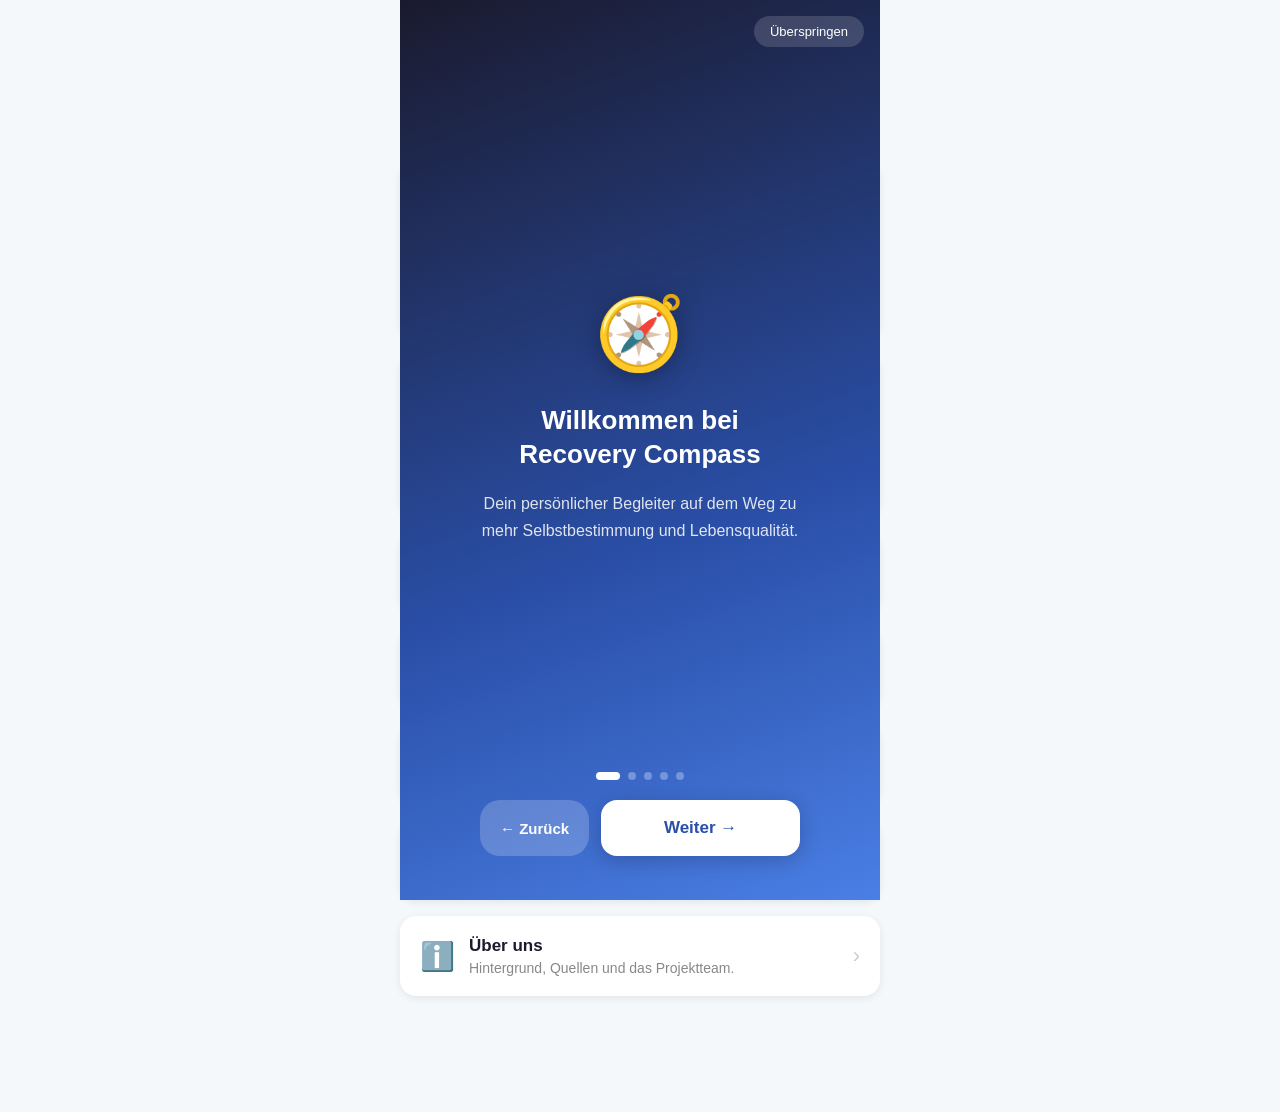
<file: index.html>
<!DOCTYPE html>
<html>
    <head>
        <meta charset="UTF-8">
        <meta name="color-scheme" content="light">
        <meta name="apple-mobile-web-app-capable" content="yes">
        <meta name="apple-mobile-web-app-status-bar-style" content="default">
        <meta name="apple-mobile-web-app-title" content="Recovery Compass">
        <link rel="manifest" href="manifest.json">
        <link rel="apple-touch-icon" href="icon.svg">
        <meta name="viewport" content="width=device-width, initial-scale=1.0">
        <style>body{background-color:#f4f8fb;}</style>
        <link rel="stylesheet" href="style.css">
    </head>
    <body>

        <!-- Onboarding Overlay -->
        <div id="onboarding" class="ob-overlay" style="display:none;">

            <button class="ob-skip" onclick="skipOnboarding()">Überspringen</button>

            <div class="ob-slides">

                <!-- Slide 1: Willkommen -->
                <div class="ob-slide active" id="slide-1">
                    <div class="ob-icon">🧭</div>
                    <h2 class="ob-title">Willkommen bei<br>Recovery Compass</h2>
                    <p class="ob-text">Dein persönlicher Begleiter auf dem Weg zu mehr Selbstbestimmung und Lebensqualität.</p>
                </div>

                <!-- Slide 2: Recovery -->
                <div class="ob-slide" id="slide-2">
                    <div class="ob-icon">💙</div>
                    <h2 class="ob-title">Was ist Recovery?</h2>
                    <p class="ob-text">Recovery bedeutet nicht Symptomfreiheit. Es geht darum, trotz oder mit einer Erkrankung ein erfülltes, selbstbestimmtes Leben zu führen – auf dem eigenen Weg.</p>
                </div>

                <!-- Slide 3: Features -->
                <div class="ob-slide" id="slide-3">
                    <h2 class="ob-title" style="margin-bottom: 28px;">Was kann die App?</h2>
                    <div class="ob-features">
                        <div class="ob-feature">
                            <span class="ob-feature-icon">📈</span>
                            <span class="ob-feature-text">Frühwarnzeichen verfolgen</span>
                        </div>
                        <div class="ob-feature">
                            <span class="ob-feature-icon">💊</span>
                            <span class="ob-feature-text">Medikamente im Blick</span>
                        </div>
                        <div class="ob-feature">
                            <span class="ob-feature-icon">🆘</span>
                            <span class="ob-feature-text">Krisenplan griffbereit</span>
                        </div>
                        <div class="ob-feature">
                            <span class="ob-feature-icon">📖</span>
                            <span class="ob-feature-text">Wissen aufbauen</span>
                        </div>
                    </div>
                </div>

                <!-- Slide 4: Bereit -->
                <div class="ob-slide" id="slide-4">
                    <div class="ob-icon">🚀</div>
                    <h2 class="ob-title">Bereit zum Loslegen?</h2>
                    <p class="ob-text">Im nächsten Schritt richtest du deine persönlichen Frühwarnzeichen ein. Das dauert weniger als eine Minute.</p>
                </div>

                <!-- Slide 5: App installieren -->
                <div class="ob-slide" id="slide-5">
                    <div class="ob-icon">📲</div>
                    <h2 class="ob-title">App installieren</h2>
                    <p class="ob-text" id="ob-install-text">Füge Recovery Compass zum Homebildschirm hinzu – so hast du immer schnellen Zugriff.</p>
                    <div id="ob-ios-steps" style="margin-top:20px;text-align:left;width:100%;max-width:280px;">
                        <div style="display:flex;align-items:center;gap:12px;margin-bottom:12px;background:rgba(255,255,255,0.12);border-radius:12px;padding:12px 14px;">
                            <span style="font-size:20px;">1️⃣</span>
                            <span style="font-size:14px;line-height:1.4;color:white;">Tippe unten auf das <strong>Teilen</strong>-Symbol <strong>□↑</strong></span>
                        </div>
                        <div style="display:flex;align-items:center;gap:12px;margin-bottom:12px;background:rgba(255,255,255,0.12);border-radius:12px;padding:12px 14px;">
                            <span style="font-size:20px;">2️⃣</span>
                            <span style="font-size:14px;line-height:1.4;color:white;">Scrolle nach unten und wähle <strong>„Zum Home-Bildschirm"</strong></span>
                        </div>
                        <div style="display:flex;align-items:center;gap:12px;background:rgba(255,255,255,0.12);border-radius:12px;padding:12px 14px;">
                            <span style="font-size:20px;">3️⃣</span>
                            <span style="font-size:14px;line-height:1.4;color:white;">Tippe <strong>„Hinzufügen"</strong> – fertig!</span>
                        </div>
                    </div>
                    <button id="ob-android-install-btn" onclick="triggerInstall()" style="display:none;margin-top:20px;background:white;color:#4a7fe5;border:none;border-radius:20px;padding:14px 32px;font-size:15px;font-weight:700;cursor:pointer;">📲 App installieren</button>
                </div>

            </div>

            <div class="ob-footer">
                <div class="ob-dots" id="ob-dots">
                    <span class="ob-dot active"></span>
                    <span class="ob-dot"></span>
                    <span class="ob-dot"></span>
                    <span class="ob-dot"></span>
                    <span class="ob-dot"></span>
                </div>
                <div class="ob-footer-btns">
                    <button id="ob-back-btn" onclick="prevSlide()">← Zurück</button>
                    <button class="ob-next-btn" id="ob-next-btn" onclick="nextSlide()">Weiter →</button>
                </div>
            </div>

        </div>

        <!-- PWA-Hinweis (nur im Browser, nicht als App) -->
        <div class="pwa-banner" id="pwa-banner" style="display:none;">
            <span class="pwa-banner-icon">📲</span>
            <div class="pwa-banner-text">
                <strong>Als App installieren</strong>
                <span>Teilen → „Zum Home-Bildschirm" in Safari</span>
            </div>
            <button class="pwa-banner-close" onclick="schliessePwaBanner()">Später</button>
        </div>

        <!-- Hauptinhalt -->
        <div class="header">
            <div class="header-icon">
                <svg viewBox="0 0 100 100" xmlns="http://www.w3.org/2000/svg" width="32" height="32">
                    <circle cx="50" cy="50" r="42" fill="none" stroke="white" stroke-width="4" opacity="0.5"/>
                    <polygon points="50,12 56,50 50,56 44,50" fill="white"/>
                    <polygon points="50,88 56,50 50,56 44,50" fill="rgba(255,255,255,0.35)"/>
                    <circle cx="50" cy="50" r="7" fill="white"/>
                    <circle cx="50" cy="50" r="3.5" fill="#4a7fe5"/>
                </svg>
            </div>
            <h1>Recovery Compass</h1>
            <p>Dein persönlicher Begleiter zur Psychoserezidivprävention.</p>
        </div>

        <!-- Dashboard -->
        <div class="card dashboard-card" id="dashboard">
            <div class="dashboard-greeting" id="dash-greeting">Guten Tag</div>
            <div class="dashboard-stats">
                <div class="dashboard-stat" onclick="window.location.href='medikamente.html'">
                    <div class="dashboard-stat-value" id="dash-med">–</div>
                    <div class="dashboard-stat-label">Medis heute</div>
                </div>
                <div class="dashboard-sep"></div>
                <div class="dashboard-stat" onclick="window.location.href='verlauf.html'">
                    <div class="dashboard-stat-value" id="dash-eintrag">–</div>
                    <div class="dashboard-stat-label">Letzter Eintrag</div>
                </div>
                <div class="dashboard-sep"></div>
                <div class="dashboard-stat" onclick="window.location.href='verlauf.html'">
                    <div class="dashboard-stat-value" id="dash-trend">–</div>
                    <div class="dashboard-stat-label">Trend</div>
                </div>
            </div>
            <button class="dashboard-quick-btn" onclick="window.location.href='verlauf.html?neu=1'">+ Neuer Eintrag</button>
        </div>

        <div class="card recovery-card">
            <div class="recovery-tag">💙 Was ist Recovery?</div>
            <p>Recovery bedeutet, trotz bestehender Symptome ein selbstbestimmtes und erfülltes Leben zu führen. Diese App begleitet dich auf diesem Weg.</p>
            <a href="recovery.html" class="recovery-link">Mehr erfahren →</a>
        </div>

        <a href="verlauf.html" class="card-link">
            <div class="card card-nav">
                <span class="card-nav-icon">📈</span>
                <div>
                    <h3>Mein Verlauf</h3>
                    <p>Frühwarnzeichen dokumentieren und beobachten.</p>
                </div>
                <span class="card-arrow">›</span>
            </div>
        </a>

        <a href="wissen.html" class="card-link">
            <div class="card card-nav">
                <span class="card-nav-icon">📖</span>
                <div>
                    <h3>Wissen</h3>
                    <p>Recovery, Psychose, Alltagsmanagement und mehr.</p>
                </div>
                <span class="card-arrow">›</span>
            </div>
        </a>

        <a href="medikamente.html" class="card-link">
            <div class="card card-nav">
                <span class="card-nav-icon">💊</span>
                <div>
                    <h3>Meine Medikamente</h3>
                    <p>Medikamente erfassen und Einnahme dokumentieren.</p>
                </div>
                <span class="card-arrow">›</span>
            </div>
        </a>

        <a href="krisenplan.html" class="card-link">
            <div class="card card-nav">
                <span class="card-nav-icon">🆘</span>
                <div>
                    <h3>Notfall & Krisenplan</h3>
                    <p>Notfallkontakte und dein persönlicher Krisenplan.</p>
                </div>
                <span class="card-arrow">›</span>
            </div>
        </a>

        <a href="ueberuns.html" class="card-link">
            <div class="card card-nav">
                <span class="card-nav-icon">ℹ️</span>
                <div>
                    <h3>Über uns</h3>
                    <p>Hintergrund, Quellen und das Projektteam.</p>
                </div>
                <span class="card-arrow">›</span>
            </div>
        </a>

        <script>

            let currentSlide = 1;
            const totalSlides = 5;
            let deferredPrompt = null;

            window.addEventListener('beforeinstallprompt', (e) => {
                e.preventDefault();
                deferredPrompt = e;
            });

            window.onload = function() {
                if (!localStorage.getItem('onboardingDone')) {
                    document.getElementById('onboarding').style.display = 'flex';
                } else {
                    zeigePwaBanner();
                }
                ladeDashboard();
            }

            function ladeDashboard() {
                // Tagesgruss
                const stunde = new Date().getHours();
                let gruss = stunde < 11 ? 'Guten Morgen ☀️' :
                            stunde < 18 ? 'Guten Tag 👋' :
                            stunde < 22 ? 'Guten Abend 🌙' : 'Gute Nacht 🌙';
                document.getElementById('dash-greeting').textContent = gruss;

                // Medikamente heute
                const meds = JSON.parse(localStorage.getItem('medikamente') || '[]');
                if (meds.length > 0) {
                    const today = new Date().toISOString().split('T')[0];
                    const einnahme = JSON.parse(localStorage.getItem('einnahme_' + today) || '{}');
                    let total = 0, taken = 0;
                    meds.forEach(med => {
                        if (med.haeufigkeit === '0' || !med.uhrzeiten || med.uhrzeiten.length === 0) {
                            // Nach Bedarf: 1 Slot
                            total++;
                            if (einnahme[med.id + '_0'] === true) taken++;
                        } else {
                            med.uhrzeiten.forEach((_, i) => {
                                total++;
                                if (einnahme[med.id + '_' + i] === true) taken++;
                            });
                        }
                    });
                    const medEl = document.getElementById('dash-med');
                    medEl.textContent = taken + '/' + total;
                    medEl.style.color = taken === total ? '#4ac98a' : 'white';
                } else {
                    document.getElementById('dash-med').textContent = '–';
                }

                // Letzter Eintrag
                const eintraege = JSON.parse(localStorage.getItem('eintraege') || '[]');
                if (eintraege.length > 0) {
                    const letzter = eintraege[0].datum;
                    const teile = letzter.split('.');
                    const heute = new Date();
                    const eintragJahr = parseInt(teile[2]);
                    let anzeige = teile[0] + '.' + teile[1] + '.';
                    if (eintragJahr !== heute.getFullYear()) anzeige += teile[2];
                    document.getElementById('dash-eintrag').textContent = anzeige;

                    // Trend (letzter vs. vorletzter Eintrag)
                    if (eintraege.length >= 2) {
                        const avg = e => {
                            const w = Object.values(e.werte || {});
                            return w.length ? w.reduce((a, b) => a + b, 0) / w.length : 0;
                        };
                        const diff = avg(eintraege[0]) - avg(eintraege[1]);
                        const trendEl = document.getElementById('dash-trend');
                        if (diff > 0.4) {
                            trendEl.textContent = '↑';
                            trendEl.className = 'dashboard-stat-value dashboard-trend-schlecht';
                        } else if (diff < -0.4) {
                            trendEl.textContent = '↓';
                            trendEl.className = 'dashboard-stat-value dashboard-trend-gut';
                        } else {
                            trendEl.textContent = '→';
                            trendEl.className = 'dashboard-stat-value dashboard-trend-neutral';
                        }
                    }
                } else {
                    document.getElementById('dash-eintrag').textContent = '–';
                }
            }

            function nextSlide() {
                if (currentSlide >= totalSlides) {
                    finishOnboarding();
                    return;
                }

                const current = document.getElementById('slide-' + currentSlide);
                current.classList.remove('active');
                current.classList.add('exit');

                currentSlide++;

                const next = document.getElementById('slide-' + currentSlide);
                next.classList.add('active');

                document.querySelectorAll('.ob-dot').forEach((dot, i) => {
                    dot.classList.toggle('active', i + 1 === currentSlide);
                });

                if (currentSlide === totalSlides) {
                    document.getElementById('ob-next-btn').textContent = 'Jetzt einrichten →';
                    zeigePwaSlide();
                }
            }

            function prevSlide() {
                if (currentSlide <= 1) return;
                const current = document.getElementById('slide-' + currentSlide);
                current.classList.remove('active');
                currentSlide--;
                const prev = document.getElementById('slide-' + currentSlide);
                prev.classList.remove('exit');
                prev.classList.add('active');
                document.querySelectorAll('.ob-dot').forEach((dot, i) => {
                    dot.classList.toggle('active', i + 1 === currentSlide);
                });
                document.getElementById('ob-next-btn').textContent = currentSlide === totalSlides ? 'Jetzt einrichten →' : 'Weiter →';
            }

            function zeigePwaSlide() {
                if (deferredPrompt) {
                    // Android Chrome: Install-Button zeigen
                    document.getElementById('ob-ios-steps').style.display = 'none';
                    document.getElementById('ob-android-install-btn').style.display = 'block';
                    document.getElementById('ob-install-text').textContent = 'Tippe auf "App installieren" um Recovery Compass direkt zum Homebildschirm hinzuzufügen.';
                }
                // Sonst: iOS-Schritte (Standard)
            }

            function triggerInstall() {
                if (!deferredPrompt) return;
                deferredPrompt.prompt();
                deferredPrompt.userChoice.then(() => { deferredPrompt = null; });
            }

            function skipOnboarding() {
                finishOnboarding();
            }

            function finishOnboarding() {
                localStorage.setItem('onboardingDone', 'true');
                const ob = document.getElementById('onboarding');
                ob.classList.add('ob-fade-out');
                setTimeout(() => {
                    ob.style.display = 'none';
                    if (currentSlide === totalSlides) {
                        window.location.href = 'verlauf.html';
                    }
                }, 400);
            }

            function schliessePwaBanner() {
                document.getElementById('pwa-banner').style.display = 'none';
                localStorage.setItem('pwaBannerGesehen', 'true');
            }

            function zeigePwaBanner() {
                const istStandalone = window.matchMedia('(display-mode: standalone)').matches || navigator.standalone;
                const bereitsGesehen = localStorage.getItem('pwaBannerGesehen');
                if (!istStandalone && !bereitsGesehen) {
                    document.getElementById('pwa-banner').style.display = 'flex';
                }
            }

        </script>

        <div class="fab-wrapper">
            <button class="fab" onclick="window.location.href='verlauf.html?neu=1'" title="Neuer Eintrag">+</button>
        </div>

    </body>
</html>
</file>
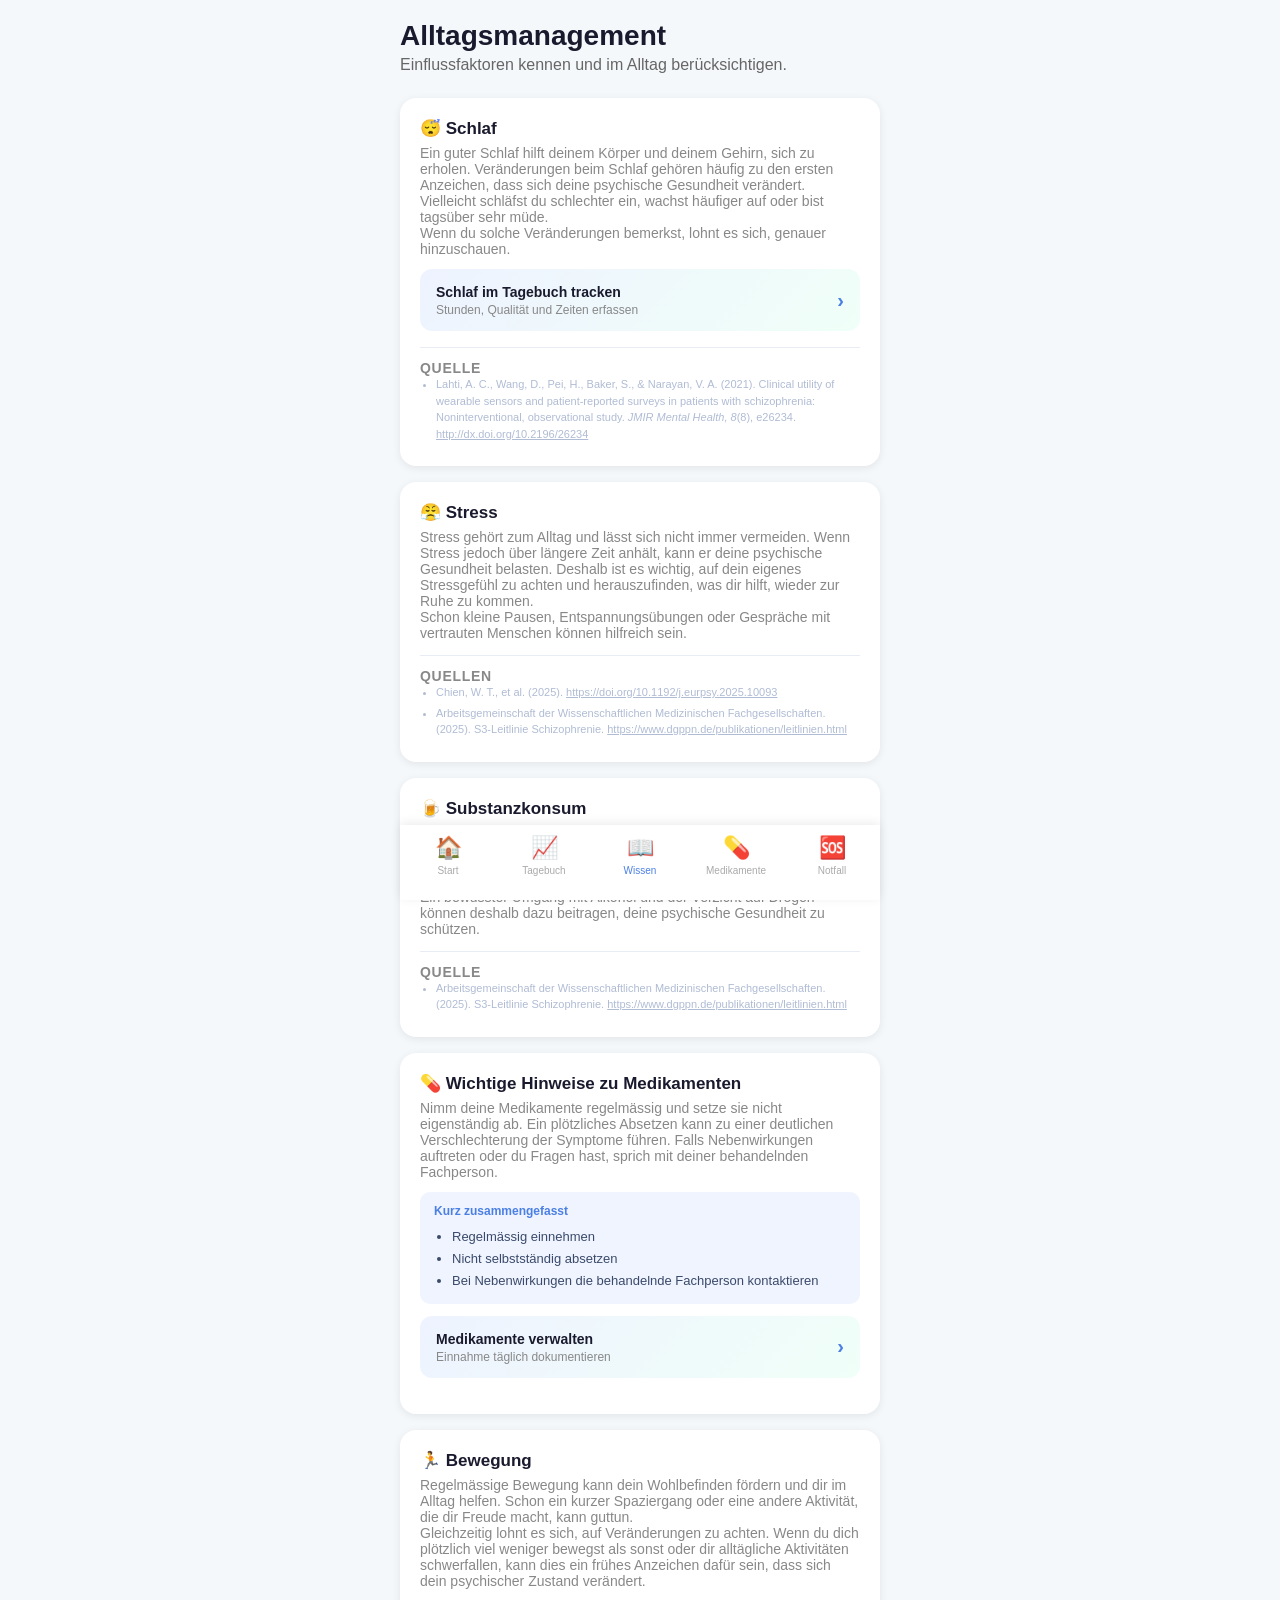
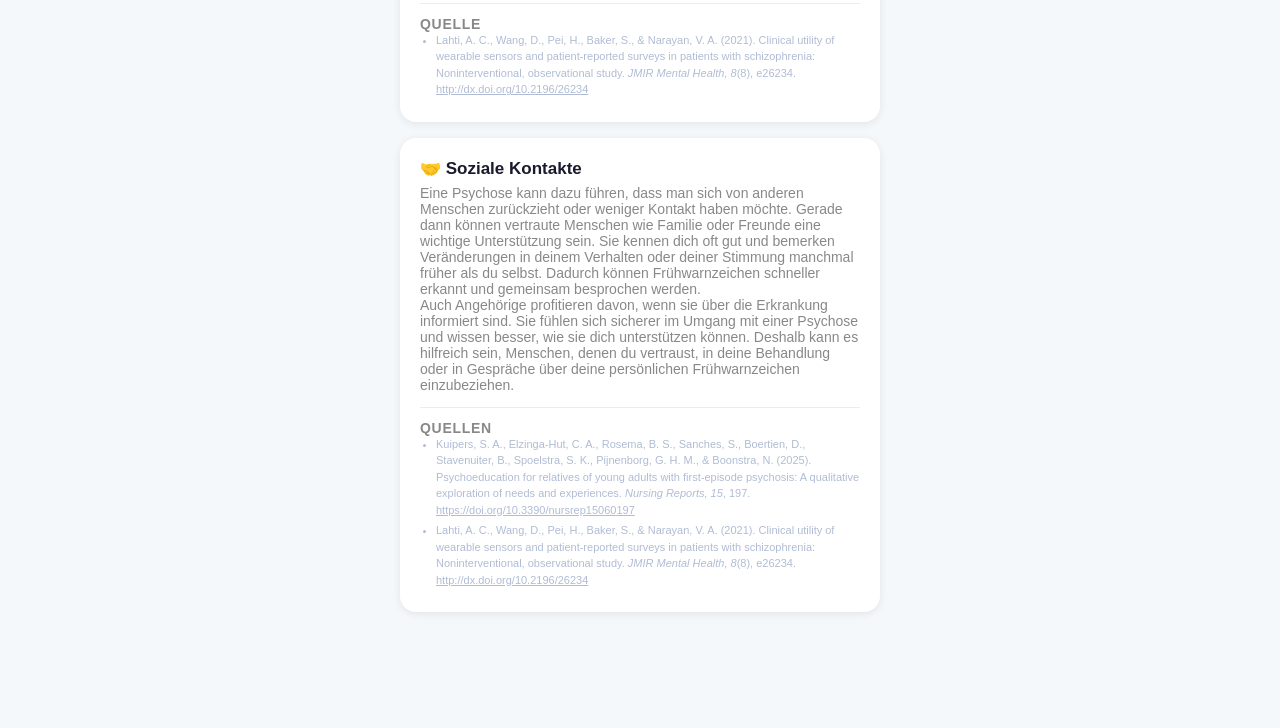
<file: alltagsmanagement.html>
<!DOCTYPE html>
<html>
    <head>
        <meta charset="UTF-8">
        <meta name="color-scheme" content="light">
        <meta name="apple-mobile-web-app-capable" content="yes">
        <meta name="apple-mobile-web-app-status-bar-style" content="default">
        <meta name="apple-mobile-web-app-title" content="Recovery Compass">
        <link rel="manifest" href="manifest.json">
        <link rel="apple-touch-icon" href="icon.svg">
        <meta name="viewport" content="width=device-width, initial-scale=1.0">
        <style>
            body { background-color: #f4f8fb; }
            .quellen { margin-top: 14px; padding-top: 12px; border-top: 1px solid #e8ecf5; }
            .quellen-titel { font-size: 11px; font-weight: 600; color: #b0bcd4; margin: 0 0 5px 0; text-transform: uppercase; letter-spacing: 0.05em; }
            .quellen ul { margin: 0; padding-left: 16px; }
            .quellen li { font-size: 11px; color: #b0bcd4; line-height: 1.5; margin-bottom: 4px; }
        </style>
        <link rel="stylesheet" href="style.css">
    </head>
    <body>

        <div class="header">
            <h1>Alltagsmanagement</h1>
            <p>Einflussfaktoren kennen und im Alltag berücksichtigen.</p>
        </div>

        <div class="card">
            <h3>😴 Schlaf</h3>
            <p>Ein guter Schlaf hilft deinem Körper und deinem Gehirn, sich zu erholen. Veränderungen beim Schlaf gehören häufig zu den ersten Anzeichen, dass sich deine psychische Gesundheit verändert. Vielleicht schläfst du schlechter ein, wachst häufiger auf oder bist tagsüber sehr müde.</p>
            <p>Wenn du solche Veränderungen bemerkst, lohnt es sich, genauer hinzuschauen.</p>
            <a href="verlauf.html" class="schlaf-hygiene-link" style="margin-top:12px;">
                <div>
                    <span>Schlaf im Tagebuch tracken</span>
                    <em>Stunden, Qualität und Zeiten erfassen</em>
                </div>
                <span style="font-size:20px;color:#4a7fe5;">›</span>
            </a>
            <div class="quellen">
                <p class="quellen-titel">Quelle</p>
                <ul>
                    <li>Lahti, A. C., Wang, D., Pei, H., Baker, S., &amp; Narayan, V. A. (2021). Clinical utility of wearable sensors and patient-reported surveys in patients with schizophrenia: Noninterventional, observational study. <em>JMIR Mental Health, 8</em>(8), e26234. <a href="http://dx.doi.org/10.2196/26234" target="_blank" style="color:inherit;">http://dx.doi.org/10.2196/26234</a></li>
                </ul>
            </div>
        </div>

        <div class="card">
            <h3>😤 Stress</h3>
            <p>Stress gehört zum Alltag und lässt sich nicht immer vermeiden. Wenn Stress jedoch über längere Zeit anhält, kann er deine psychische Gesundheit belasten. Deshalb ist es wichtig, auf dein eigenes Stressgefühl zu achten und herauszufinden, was dir hilft, wieder zur Ruhe zu kommen.</p>
            <p>Schon kleine Pausen, Entspannungsübungen oder Gespräche mit vertrauten Menschen können hilfreich sein.</p>
            <div class="quellen">
                <p class="quellen-titel">Quellen</p>
                <ul>
                    <li>Chien, W. T., et al. (2025). <a href="https://doi.org/10.1192/j.eurpsy.2025.10093" target="_blank" style="color:inherit;">https://doi.org/10.1192/j.eurpsy.2025.10093</a></li>
                    <li>Arbeitsgemeinschaft der Wissenschaftlichen Medizinischen Fachgesellschaften. (2025). S3-Leitlinie Schizophrenie. <a href="https://www.dgppn.de/publikationen/leitlinien.html" target="_blank" style="color:inherit;">https://www.dgppn.de/publikationen/leitlinien.html</a></li>
                </ul>
            </div>
        </div>

        <div class="card">
            <h3>🍺 Substanzkonsum</h3>
            <p>Alkohol und Drogen können eine Psychose beeinflussen und das Risiko für einen Rückfall erhöhen. Sie können zudem die Wirkung deiner Medikamente verändern oder psychotische Symptome verstärken.</p>
            <p>Ein bewusster Umgang mit Alkohol und der Verzicht auf Drogen können deshalb dazu beitragen, deine psychische Gesundheit zu schützen.</p>
            <div class="quellen">
                <p class="quellen-titel">Quelle</p>
                <ul>
                    <li>Arbeitsgemeinschaft der Wissenschaftlichen Medizinischen Fachgesellschaften. (2025). S3-Leitlinie Schizophrenie. <a href="https://www.dgppn.de/publikationen/leitlinien.html" target="_blank" style="color:inherit;">https://www.dgppn.de/publikationen/leitlinien.html</a></li>
                </ul>
            </div>
        </div>

        <div class="card">
            <h3>💊 Wichtige Hinweise zu Medikamenten</h3>
            <p>Nimm deine Medikamente regelmässig und setze sie nicht eigenständig ab. Ein plötzliches Absetzen kann zu einer deutlichen Verschlechterung der Symptome führen. Falls Nebenwirkungen auftreten oder du Fragen hast, sprich mit deiner behandelnden Fachperson.</p>
            <div style="background:#f0f4ff; border-radius:10px; padding:12px 14px; margin-top:12px;">
                <p style="font-size:12px; font-weight:600; color:#4a7fe5; margin:0 0 8px 0;">Kurz zusammengefasst</p>
                <ul style="margin:0; padding-left:18px; font-size:13px; color:#3a4a6a; line-height:1.7;">
                    <li>Regelmässig einnehmen</li>
                    <li>Nicht selbstständig absetzen</li>
                    <li>Bei Nebenwirkungen die behandelnde Fachperson kontaktieren</li>
                </ul>
            </div>
            <a href="medikamente.html" class="schlaf-hygiene-link" style="margin-top:12px;">
                <div>
                    <span>Medikamente verwalten</span>
                    <em>Einnahme täglich dokumentieren</em>
                </div>
                <span style="font-size:20px;color:#4a7fe5;">›</span>
            </a>
        </div>

        <div class="card">
            <h3>🏃 Bewegung</h3>
            <p>Regelmässige Bewegung kann dein Wohlbefinden fördern und dir im Alltag helfen. Schon ein kurzer Spaziergang oder eine andere Aktivität, die dir Freude macht, kann guttun.</p>
            <p>Gleichzeitig lohnt es sich, auf Veränderungen zu achten. Wenn du dich plötzlich viel weniger bewegst als sonst oder dir alltägliche Aktivitäten schwerfallen, kann dies ein frühes Anzeichen dafür sein, dass sich dein psychischer Zustand verändert.</p>
            <div class="quellen">
                <p class="quellen-titel">Quelle</p>
                <ul>
                    <li>Lahti, A. C., Wang, D., Pei, H., Baker, S., &amp; Narayan, V. A. (2021). Clinical utility of wearable sensors and patient-reported surveys in patients with schizophrenia: Noninterventional, observational study. <em>JMIR Mental Health, 8</em>(8), e26234. <a href="http://dx.doi.org/10.2196/26234" target="_blank" style="color:inherit;">http://dx.doi.org/10.2196/26234</a></li>
                </ul>
            </div>
        </div>

        <div class="card">
            <h3>🤝 Soziale Kontakte</h3>
            <p>Eine Psychose kann dazu führen, dass man sich von anderen Menschen zurückzieht oder weniger Kontakt haben möchte. Gerade dann können vertraute Menschen wie Familie oder Freunde eine wichtige Unterstützung sein. Sie kennen dich oft gut und bemerken Veränderungen in deinem Verhalten oder deiner Stimmung manchmal früher als du selbst. Dadurch können Frühwarnzeichen schneller erkannt und gemeinsam besprochen werden.</p>
            <p>Auch Angehörige profitieren davon, wenn sie über die Erkrankung informiert sind. Sie fühlen sich sicherer im Umgang mit einer Psychose und wissen besser, wie sie dich unterstützen können. Deshalb kann es hilfreich sein, Menschen, denen du vertraust, in deine Behandlung oder in Gespräche über deine persönlichen Frühwarnzeichen einzubeziehen.</p>
            <div class="quellen">
                <p class="quellen-titel">Quellen</p>
                <ul>
                    <li>Kuipers, S. A., Elzinga-Hut, C. A., Rosema, B. S., Sanches, S., Boertien, D., Stavenuiter, B., Spoelstra, S. K., Pijnenborg, G. H. M., &amp; Boonstra, N. (2025). Psychoeducation for relatives of young adults with first-episode psychosis: A qualitative exploration of needs and experiences. <em>Nursing Reports, 15</em>, 197. <a href="https://doi.org/10.3390/nursrep15060197" target="_blank" style="color:inherit;">https://doi.org/10.3390/nursrep15060197</a></li>
                    <li>Lahti, A. C., Wang, D., Pei, H., Baker, S., &amp; Narayan, V. A. (2021). Clinical utility of wearable sensors and patient-reported surveys in patients with schizophrenia: Noninterventional, observational study. <em>JMIR Mental Health, 8</em>(8), e26234. <a href="http://dx.doi.org/10.2196/26234" target="_blank" style="color:inherit;">http://dx.doi.org/10.2196/26234</a></li>
                </ul>
            </div>
        </div>

        <!-- INAKTIV – Ernährung & Darm-Hirn-Achse (zum Reaktivieren Kommentar entfernen)
        <div class="card">
            <h3>🥦 Ernährung & Darm-Hirn-Achse</h3>
            <p style="font-size: 13px; color: #888; margin: 0 0 12px 0;">Warum Ernährung und psychische Gesundheit eng zusammenhängen.</p>
            <div class="ernaehrung-fakt">
                <span class="ernaehrung-zahl">~90%</span>
                <span class="ernaehrung-label">des Serotonins werden im Darm produziert</span>
            </div>
            <p class="placeholder-text" style="margin-top: 16px;">Weiterer Inhalt folgt.</p>
        </div>
        -->

        <nav class="bottom-nav">
            <a href="index.html" class="nav-item"><span class="nav-icon">🏠</span><span class="nav-label">Start</span></a>
            <a href="verlauf.html" class="nav-item"><span class="nav-icon">📈</span><span class="nav-label">Tagebuch</span></a>
            <a href="wissen.html" class="nav-item active"><span class="nav-icon">📖</span><span class="nav-label">Wissen</span></a>
            <a href="medikamente.html" class="nav-item"><span class="nav-icon">💊</span><span class="nav-label">Medikamente</span></a>
            <a href="krisenplan.html" class="nav-item"><span class="nav-icon">🆘</span><span class="nav-label">Notfall</span></a>
        </nav>

    </body>
</html>
</file>
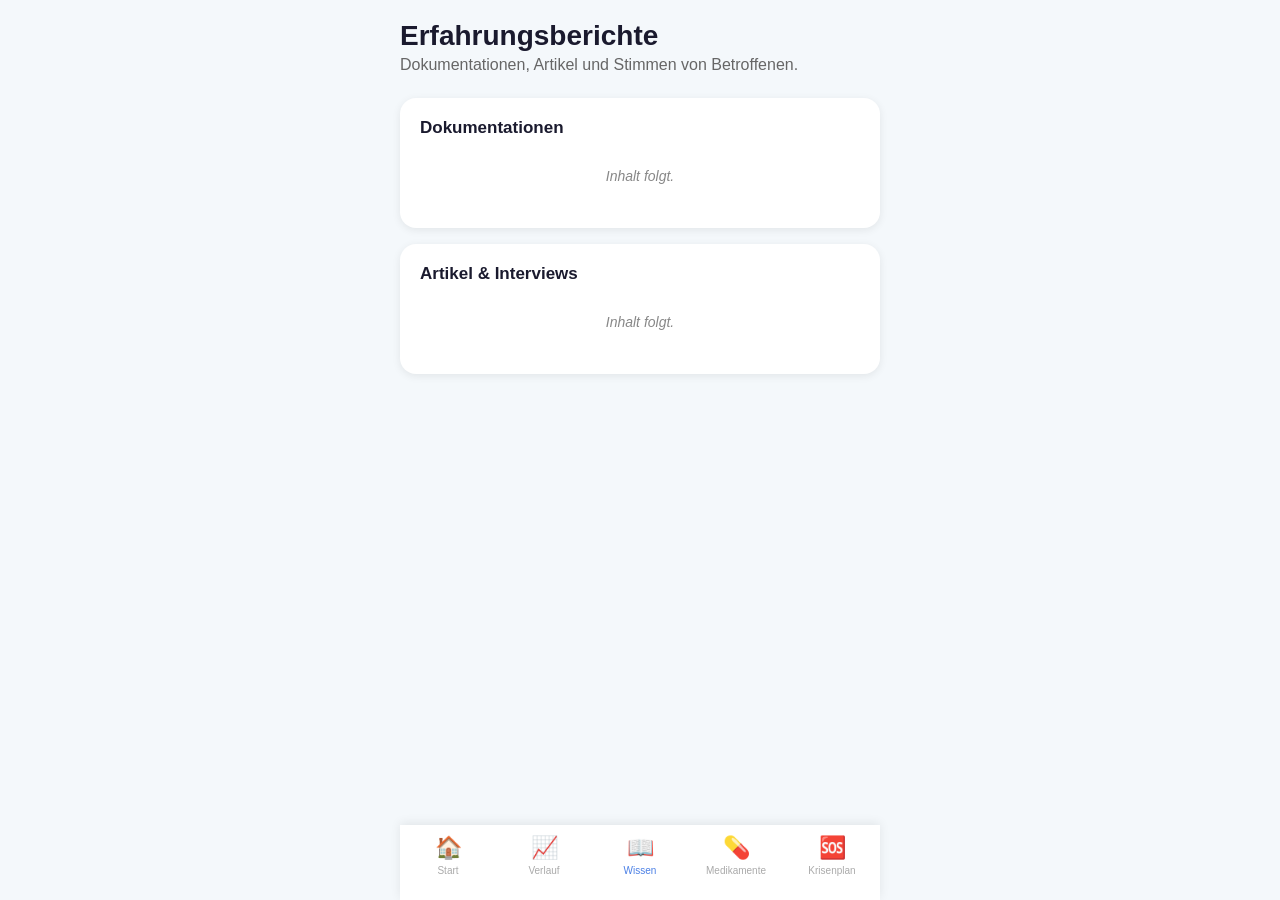
<file: erfahrungsberichte.html>
<!DOCTYPE html>
<html>
    <head>
        <meta charset="UTF-8">
        <meta name="color-scheme" content="light">
        <meta name="apple-mobile-web-app-capable" content="yes">
        <meta name="apple-mobile-web-app-status-bar-style" content="default">
        <meta name="apple-mobile-web-app-title" content="Recovery Compass">
        <link rel="manifest" href="manifest.json">
        <link rel="apple-touch-icon" href="icon.svg">
        <meta name="viewport" content="width=device-width, initial-scale=1.0">
        <style>body{background-color:#f4f8fb;}</style>
        <link rel="stylesheet" href="style.css">
    </head>
    <body>

        <div class="header">
            <h1>Erfahrungsberichte</h1>
            <p>Dokumentationen, Artikel und Stimmen von Betroffenen.</p>
        </div>

        <div class="card">
            <h3>Dokumentationen</h3>
            <p class="placeholder-text">Inhalt folgt.</p>
        </div>

        <div class="card">
            <h3>Artikel & Interviews</h3>
            <p class="placeholder-text">Inhalt folgt.</p>
        </div>

        <nav class="bottom-nav">
            <a href="index.html" class="nav-item"><span class="nav-icon">🏠</span><span class="nav-label">Start</span></a>
            <a href="verlauf.html" class="nav-item"><span class="nav-icon">📈</span><span class="nav-label">Verlauf</span></a>
            <a href="wissen.html" class="nav-item active"><span class="nav-icon">📖</span><span class="nav-label">Wissen</span></a>
            <a href="medikamente.html" class="nav-item"><span class="nav-icon">💊</span><span class="nav-label">Medikamente</span></a>
            <a href="krisenplan.html" class="nav-item"><span class="nav-icon">🆘</span><span class="nav-label">Krisenplan</span></a>
        </nav>

    </body>
</html>
</file>
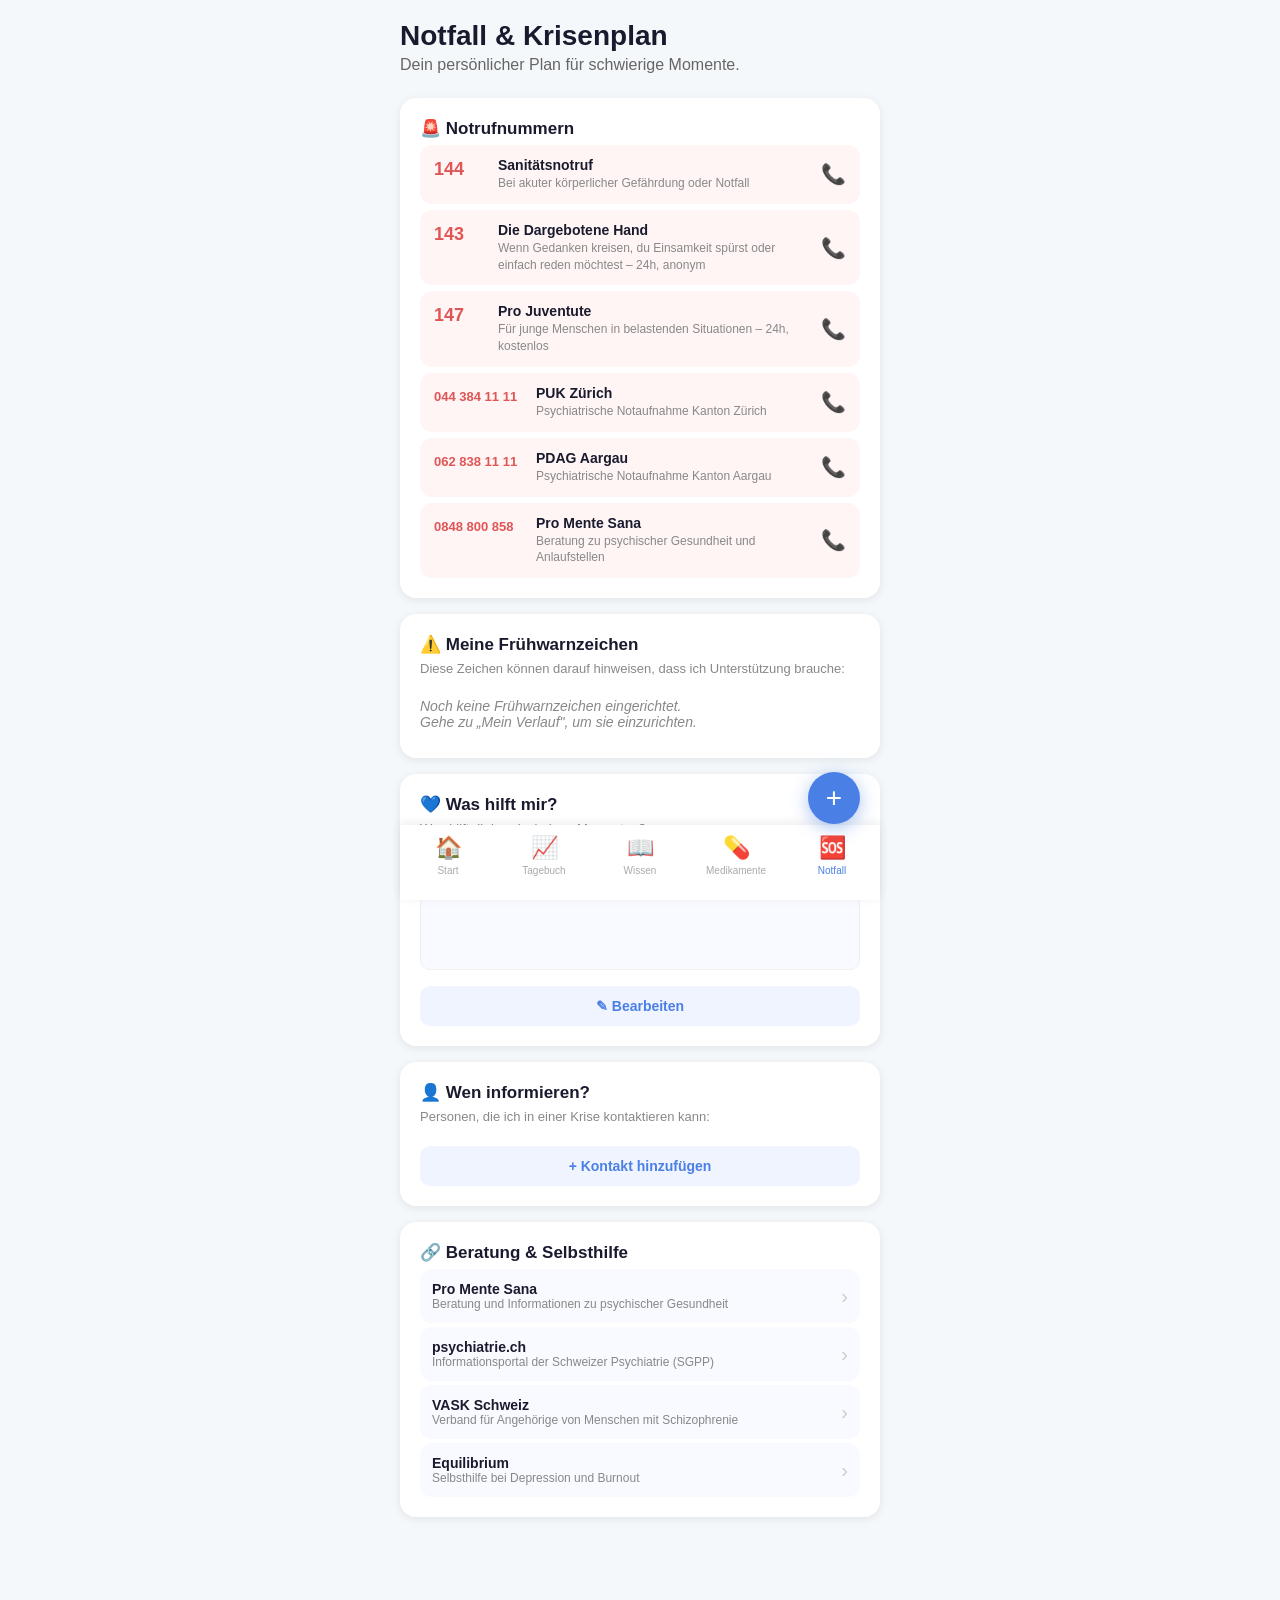
<file: krisenplan.html>
<!DOCTYPE html>
<html>
    <head>
        <meta charset="UTF-8">
        <meta name="color-scheme" content="light">
        <meta name="apple-mobile-web-app-capable" content="yes">
        <meta name="apple-mobile-web-app-status-bar-style" content="default">
        <meta name="apple-mobile-web-app-title" content="Recovery Compass">
        <link rel="manifest" href="manifest.json">
        <link rel="apple-touch-icon" href="icon.svg">
        <meta name="viewport" content="width=device-width, initial-scale=1.0">
        <style>body{background-color:#f4f8fb;}</style>
        <link rel="stylesheet" href="style.css">
    </head>
    <body>

        <!-- Kontakt hinzufügen Modal -->
        <div id="kontakt-modal" class="modal-overlay hidden">
            <div class="modal-box">
                <h2 id="kontakt-modal-titel">Kontakt hinzufügen</h2>

                <label class="datum-label">Name *</label>
                <input type="text" id="kontakt-name" placeholder="z.B. Dr. Muster" class="text-input med-input">

                <label class="datum-label">Beziehung</label>
                <input type="text" id="kontakt-beziehung" placeholder="z.B. Psychiaterin, Mutter" class="text-input med-input">

                <label class="datum-label">Telefonnummer</label>
                <input type="tel" id="kontakt-telefon" placeholder="z.B. 044 123 45 67" class="text-input med-input">

                <button onclick="saveKontakt()" class="button-primary">Speichern</button>
                <button onclick="closeModal('kontakt-modal')" class="button-cancel">Abbrechen</button>
            </div>
        </div>

        <div class="header">
            <h1>Notfall &amp; Krisenplan</h1>
            <p>Dein persönlicher Plan für schwierige Momente.</p>
        </div>

        <!-- Notrufnummern -->
        <div class="card">
            <h3>🚨 Notrufnummern</h3>
            <div class="notruf-liste">

                <a href="tel:144" class="notruf-item">
                    <div class="notruf-nummer">144</div>
                    <div class="notruf-info">
                        <div class="notruf-name">Sanitätsnotruf</div>
                        <div class="notruf-desc">Bei akuter körperlicher Gefährdung oder Notfall</div>
                    </div>
                    <span class="notruf-call">📞</span>
                </a>

                <a href="tel:143" class="notruf-item">
                    <div class="notruf-nummer">143</div>
                    <div class="notruf-info">
                        <div class="notruf-name">Die Dargebotene Hand</div>
                        <div class="notruf-desc">Wenn Gedanken kreisen, du Einsamkeit spürst oder einfach reden möchtest – 24h, anonym</div>
                    </div>
                    <span class="notruf-call">📞</span>
                </a>

                <a href="tel:147" class="notruf-item">
                    <div class="notruf-nummer">147</div>
                    <div class="notruf-info">
                        <div class="notruf-name">Pro Juventute</div>
                        <div class="notruf-desc">Für junge Menschen in belastenden Situationen – 24h, kostenlos</div>
                    </div>
                    <span class="notruf-call">📞</span>
                </a>

                <a href="tel:0443841111" class="notruf-item">
                    <div class="notruf-nummer kp-num-sm">044 384 11 11</div>
                    <div class="notruf-info">
                        <div class="notruf-name">PUK Zürich</div>
                        <div class="notruf-desc">Psychiatrische Notaufnahme Kanton Zürich</div>
                    </div>
                    <span class="notruf-call">📞</span>
                </a>

                <a href="tel:0628381111" class="notruf-item">
                    <div class="notruf-nummer kp-num-sm">062 838 11 11</div>
                    <div class="notruf-info">
                        <div class="notruf-name">PDAG Aargau</div>
                        <div class="notruf-desc">Psychiatrische Notaufnahme Kanton Aargau</div>
                    </div>
                    <span class="notruf-call">📞</span>
                </a>

                <a href="tel:0848800858" class="notruf-item">
                    <div class="notruf-nummer kp-num-sm">0848 800 858</div>
                    <div class="notruf-info">
                        <div class="notruf-name">Pro Mente Sana</div>
                        <div class="notruf-desc">Beratung zu psychischer Gesundheit und Anlaufstellen</div>
                    </div>
                    <span class="notruf-call">📞</span>
                </a>

            </div>
        </div>

        <!-- Frühwarnzeichen -->
        <div class="card">
            <h3>⚠️ Meine Frühwarnzeichen</h3>
            <p style="font-size: 13px; color: #888; margin: 0 0 14px 0;">Diese Zeichen können darauf hinweisen, dass ich Unterstützung brauche:</p>
            <div id="kp-fruehwarnzeichen" class="fw-tag-container">
                <p class="placeholder-text" style="padding: 8px 0; text-align: left;">Noch keine Frühwarnzeichen eingerichtet.<br>Gehe zu „Mein Verlauf", um sie einzurichten.</p>
            </div>
        </div>

        <!-- Was hilft mir -->
        <div class="card">
            <h3>💙 Was hilft mir?</h3>
            <p style="font-size: 13px; color: #888; margin: 0 0 14px 0;">Was hilft dir in schwierigen Momenten?</p>
            <textarea
                id="was-hilft-input"
                class="text-input was-hilft-locked"
                placeholder="z.B. Spazieren gehen, Musik hören, jemanden anrufen, tief durchatmen..."
                style="width: 100%; height: 120px; resize: none; box-sizing: border-box;"
                readonly
            ></textarea>
            <div style="display: flex; gap: 8px; margin-top: 12px;">
                <button id="was-hilft-edit-btn" onclick="wasHilftBearbeiten()" class="button-secondary" style="flex: 1;">✎ Bearbeiten</button>
                <button id="was-hilft-save-btn" onclick="saveWasHilft()" class="button-primary" style="flex: 1; margin: 0; display: none;">Speichern</button>
            </div>
        </div>

        <!-- Persönliche Kontakte -->
        <div class="card">
            <h3>👤 Wen informieren?</h3>
            <p style="font-size: 13px; color: #888; margin: 0 0 14px 0;">Personen, die ich in einer Krise kontaktieren kann:</p>
            <div id="kontakte-liste"></div>
            <button class="button-secondary" onclick="openKontaktModal()" style="width: 100%; margin-top: 8px;">+ Kontakt hinzufügen</button>
        </div>

        <!-- Beratung & Selbsthilfe -->
        <div class="card">
            <h3>🔗 Beratung & Selbsthilfe</h3>
            <div class="link-liste">
                <a href="https://www.promentesana.ch" target="_blank" class="link-item">
                    <div class="link-info">
                        <div class="link-name">Pro Mente Sana</div>
                        <div class="link-desc">Beratung und Informationen zu psychischer Gesundheit</div>
                    </div>
                    <span class="link-arrow">›</span>
                </a>
                <a href="https://www.psychiatrie.ch" target="_blank" class="link-item">
                    <div class="link-info">
                        <div class="link-name">psychiatrie.ch</div>
                        <div class="link-desc">Informationsportal der Schweizer Psychiatrie (SGPP)</div>
                    </div>
                    <span class="link-arrow">›</span>
                </a>
                <a href="https://www.vask.ch" target="_blank" class="link-item">
                    <div class="link-info">
                        <div class="link-name">VASK Schweiz</div>
                        <div class="link-desc">Verband für Angehörige von Menschen mit Schizophrenie</div>
                    </div>
                    <span class="link-arrow">›</span>
                </a>
                <a href="https://www.depressionen.ch" target="_blank" class="link-item">
                    <div class="link-info">
                        <div class="link-name">Equilibrium</div>
                        <div class="link-desc">Selbsthilfe bei Depression und Burnout</div>
                    </div>
                    <span class="link-arrow">›</span>
                </a>
            </div>
        </div>

        <nav class="bottom-nav">
            <a href="index.html" class="nav-item"><span class="nav-icon">🏠</span><span class="nav-label">Start</span></a>
            <a href="verlauf.html" class="nav-item"><span class="nav-icon">📈</span><span class="nav-label">Tagebuch</span></a>
            <a href="wissen.html" class="nav-item"><span class="nav-icon">📖</span><span class="nav-label">Wissen</span></a>
            <a href="medikamente.html" class="nav-item"><span class="nav-icon">💊</span><span class="nav-label">Medikamente</span></a>
            <a href="krisenplan.html" class="nav-item active"><span class="nav-icon">🆘</span><span class="nav-label">Notfall</span></a>
        </nav>

        <script>

            let editKontaktIndex = null;

            window.onload = function() {
                zeigeFruehwarnzeichen();
                ladeWasHilft();
                zeigeKontakte();
            }

            function closeModal(id) {
                document.getElementById(id).classList.add('hidden');
            }

            function zeigeFruehwarnzeichen() {
                const fwList = JSON.parse(localStorage.getItem('fruehwarnzeichen') || '[]');
                const container = document.getElementById('kp-fruehwarnzeichen');
                if (fwList.length === 0) return;
                container.innerHTML = '';
                fwList.forEach(fw => {
                    const tag = document.createElement('span');
                    tag.className = 'fw-tag';
                    tag.textContent = fw;
                    container.appendChild(tag);
                });
            }

            function ladeWasHilft() {
                const text = localStorage.getItem('wasHilftMir') || '';
                const textarea = document.getElementById('was-hilft-input');
                textarea.value = text;
                setSperrmodus(true);
            }

            function setSperrmodus(gesperrt) {
                const textarea = document.getElementById('was-hilft-input');
                const editBtn = document.getElementById('was-hilft-edit-btn');
                const saveBtn = document.getElementById('was-hilft-save-btn');
                if (gesperrt) {
                    textarea.readOnly = true;
                    textarea.classList.add('was-hilft-locked');
                    editBtn.style.display = 'block';
                    saveBtn.style.display = 'none';
                } else {
                    textarea.readOnly = false;
                    textarea.classList.remove('was-hilft-locked');
                    textarea.focus();
                    editBtn.style.display = 'none';
                    saveBtn.style.display = 'block';
                }
            }

            function wasHilftBearbeiten() { setSperrmodus(false); }

            function saveWasHilft() {
                const text = document.getElementById('was-hilft-input').value.trim();
                localStorage.setItem('wasHilftMir', text);
                setSperrmodus(true);
            }

            function openKontaktModal() {
                editKontaktIndex = null;
                document.getElementById('kontakt-modal-titel').textContent = 'Kontakt hinzufügen';
                document.getElementById('kontakt-name').value = '';
                document.getElementById('kontakt-beziehung').value = '';
                document.getElementById('kontakt-telefon').value = '';
                document.getElementById('kontakt-modal').classList.remove('hidden');
            }

            function openKontaktEdit(index) {
                editKontaktIndex = index;
                const kontakte = JSON.parse(localStorage.getItem('krisenKontakte') || '[]');
                const k = kontakte[index];
                document.getElementById('kontakt-modal-titel').textContent = 'Kontakt bearbeiten';
                document.getElementById('kontakt-name').value = k.name;
                document.getElementById('kontakt-beziehung').value = k.beziehung || '';
                document.getElementById('kontakt-telefon').value = k.telefon || '';
                document.getElementById('kontakt-modal').classList.remove('hidden');
            }

            function saveKontakt() {
                const name = document.getElementById('kontakt-name').value.trim();
                if (!name) { alert('Bitte Name eingeben.'); return; }
                const kontakt = {
                    name,
                    beziehung: document.getElementById('kontakt-beziehung').value.trim(),
                    telefon: document.getElementById('kontakt-telefon').value.trim()
                };
                const kontakte = JSON.parse(localStorage.getItem('krisenKontakte') || '[]');
                if (editKontaktIndex !== null) {
                    kontakte[editKontaktIndex] = kontakt;
                } else {
                    kontakte.push(kontakt);
                }
                localStorage.setItem('krisenKontakte', JSON.stringify(kontakte));
                closeModal('kontakt-modal');
                zeigeKontakte();
            }

            function deleteKontakt(index) {
                if (!confirm('Kontakt löschen?')) return;
                const kontakte = JSON.parse(localStorage.getItem('krisenKontakte') || '[]');
                kontakte.splice(index, 1);
                localStorage.setItem('krisenKontakte', JSON.stringify(kontakte));
                zeigeKontakte();
            }

            function zeigeKontakte() {
                const kontakte = JSON.parse(localStorage.getItem('krisenKontakte') || '[]');
                const liste = document.getElementById('kontakte-liste');
                liste.innerHTML = '';
                if (kontakte.length === 0) return;
                kontakte.forEach((k, index) => {
                    const div = document.createElement('div');
                    div.className = 'kontakt-item';
                    div.innerHTML = `
                        <div class="kontakt-info">
                            <div class="kontakt-name">${k.name}</div>
                            ${k.beziehung ? `<div class="kontakt-rolle">${k.beziehung}</div>` : ''}
                            ${k.telefon ? `<div class="kontakt-tel">${k.telefon}</div>` : ''}
                        </div>
                        <div class="kontakt-actions">
                            ${k.telefon ? `<a href="tel:${k.telefon}" class="kontakt-anrufen-btn">📞 Anrufen</a>` : ''}
                            <button class="btn-icon" onclick="openKontaktEdit(${index})">✎</button>
                            <button class="btn-icon danger" onclick="deleteKontakt(${index})">✕</button>
                        </div>
                    `;
                    liste.appendChild(div);
                });
            }

        </script>

        <div class="fab-wrapper">
            <button class="fab" onclick="window.location.href='verlauf.html?neu=1'" title="Neuer Eintrag">+</button>
        </div>

    </body>
</html>
</file>
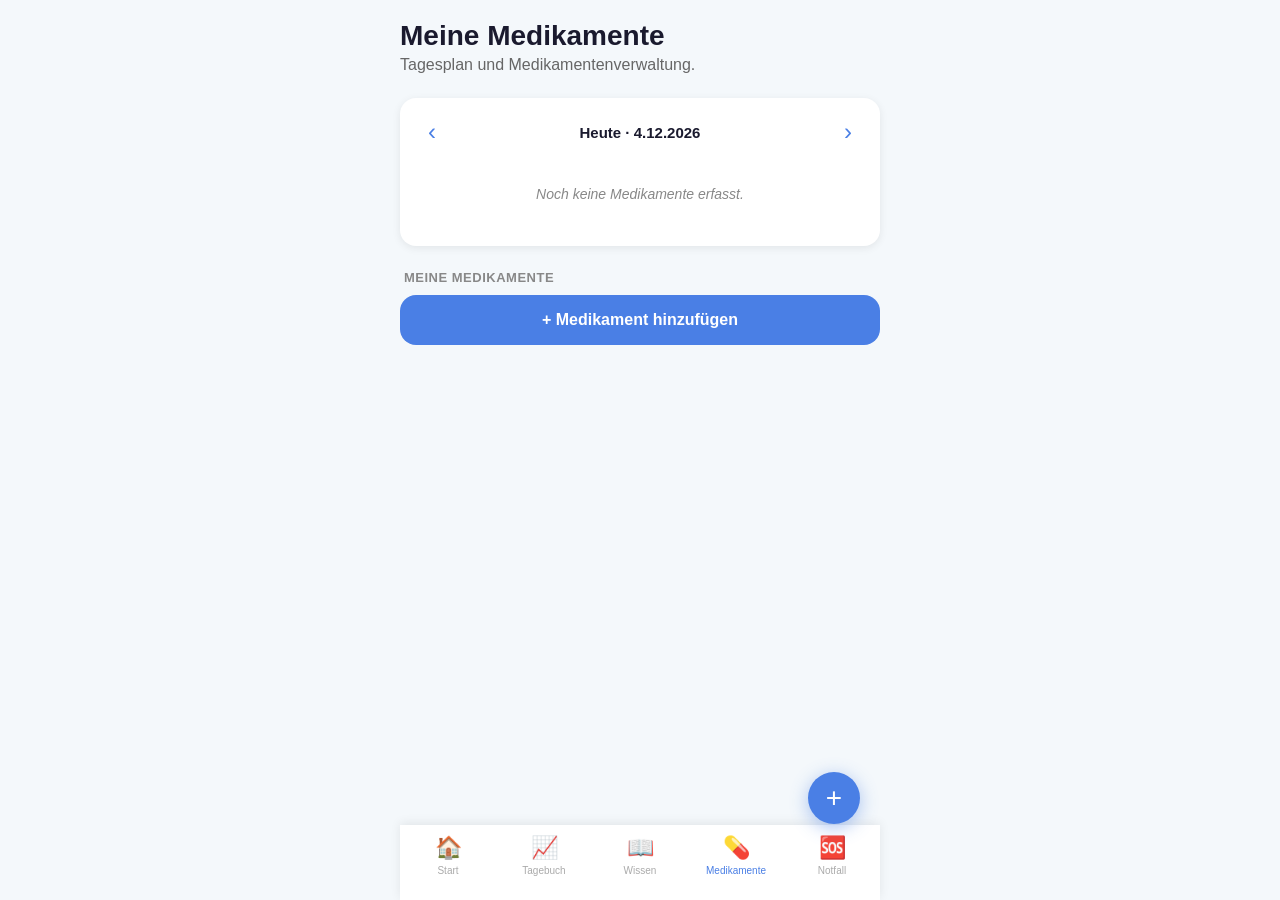
<file: medikamente.html>
<!DOCTYPE html>
<html>
    <head>
        <meta charset="UTF-8">
        <meta name="color-scheme" content="light">
        <meta name="apple-mobile-web-app-capable" content="yes">
        <meta name="apple-mobile-web-app-status-bar-style" content="default">
        <meta name="apple-mobile-web-app-title" content="Recovery Compass">
        <link rel="manifest" href="manifest.json">
        <link rel="apple-touch-icon" href="icon.svg">
        <meta name="viewport" content="width=device-width, initial-scale=1.0">
        <style>body{background-color:#f4f8fb;}</style>
        <link rel="stylesheet" href="style.css">
    </head>
    <body>

        <!-- Medikament hinzufügen / bearbeiten Modal -->
        <div id="med-modal" class="modal-overlay hidden">
            <div class="modal-box">
                <h2 id="med-modal-titel">Medikament hinzufügen</h2>

                <label class="datum-label">Wirkstoff *</label>
                <input type="text" id="med-wirkstoff" placeholder="z.B. Risperidon" class="text-input med-input">

                <label class="datum-label">Handelsname (optional)</label>
                <input type="text" id="med-handelsname" placeholder="z.B. Risperdal" class="text-input med-input">

                <label class="datum-label">Applikationsform</label>
                <select id="med-applikation" class="text-input med-input">
                    <option value="Tablette (oral)">Tablette (oral)</option>
                    <option value="Schmelztablette">Schmelztablette</option>
                    <option value="Tropfen">Tropfen</option>
                    <option value="Injektion (s.c.)">Injektion (s.c.)</option>
                    <option value="Injektion (i.m.)">Injektion (i.m.)</option>
                    <option value="Depot-Injektion">Depot-Injektion</option>
                    <option value="Pflaster">Pflaster</option>
                    <option value="Andere">Andere</option>
                </select>

                <label class="datum-label">Dosis</label>
                <input type="text" id="med-dosis" placeholder="z.B. 2 mg" class="text-input med-input">

                <label class="datum-label">Häufigkeit</label>
                <select id="med-haeufigkeit" class="text-input med-input" onchange="updateUhrzeiten()">
                    <option value="1">1× täglich</option>
                    <option value="2">2× täglich</option>
                    <option value="3">3× täglich</option>
                    <option value="0">Nach Bedarf</option>
                </select>

                <div id="uhrzeiten-container"></div>

                <label class="datum-label">Notizen (optional)</label>
                <textarea id="med-notizen" placeholder="Besonderheiten, Hinweise..." class="text-input med-input" style="height: 70px; resize: none;"></textarea>

                <button onclick="saveMedikament()" class="button-primary">Speichern</button>
                <button onclick="closeModal('med-modal')" class="button-cancel">Abbrechen</button>
            </div>
        </div>

        <!-- Hauptinhalt -->
        <div class="header">
            <h1>Meine Medikamente</h1>
            <p>Tagesplan und Medikamentenverwaltung.</p>
        </div>

        <!-- Tagesplan -->
        <div class="card" id="tagesplan-card">
            <div class="tagesplan-nav">
                <button class="tagesplan-btn" onclick="changeDay(-1)">‹</button>
                <span id="tagesplan-datum" class="tagesplan-datum-label"></span>
                <button class="tagesplan-btn" onclick="changeDay(1)">›</button>
            </div>
            <div id="tagesplan-liste">
                <p class="placeholder-text">Noch keine Medikamente erfasst.</p>
            </div>
        </div>

        <!-- Medikamente verwalten -->
        <div class="section-label">Meine Medikamente</div>
        <button class="button-primary" onclick="openMedModal()">+ Medikament hinzufügen</button>
        <div id="med-liste"></div>

        <nav class="bottom-nav">
            <a href="index.html" class="nav-item"><span class="nav-icon">🏠</span><span class="nav-label">Start</span></a>
            <a href="verlauf.html" class="nav-item"><span class="nav-icon">📈</span><span class="nav-label">Tagebuch</span></a>
            <a href="wissen.html" class="nav-item"><span class="nav-icon">📖</span><span class="nav-label">Wissen</span></a>
            <a href="medikamente.html" class="nav-item active"><span class="nav-icon">💊</span><span class="nav-label">Medikamente</span></a>
            <a href="krisenplan.html" class="nav-item"><span class="nav-icon">🆘</span><span class="nav-label">Notfall</span></a>
        </nav>

        <script>

            let editMedIndex = null;
            let currentDayOffset = 0;

            window.onload = function() {
                updateUhrzeiten();
                zeigeMedikamente();
                renderTagesplan();
            }

            function closeModal(id) {
                document.getElementById(id).classList.add('hidden');
            }

            function datumFuerOffset(offset) {
                const d = new Date();
                d.setDate(d.getDate() + offset);
                return d;
            }

            function datumAlsKey(d) {
                return d.toISOString().split('T')[0];
            }

            function datumAlsText(d) {
                if (currentDayOffset === 0) return 'Heute · ' + d.toLocaleDateString('de-CH');
                if (currentDayOffset === -1) return 'Gestern · ' + d.toLocaleDateString('de-CH');
                if (currentDayOffset === 1) return 'Morgen · ' + d.toLocaleDateString('de-CH');
                return d.toLocaleDateString('de-CH', { weekday: 'short', day: 'numeric', month: 'numeric', year: 'numeric' });
            }

            function changeDay(offset) {
                currentDayOffset += offset;
                renderTagesplan();
            }

            function renderTagesplan() {
                const d = datumFuerOffset(currentDayOffset);
                const key = 'einnahme_' + datumAlsKey(d);
                const einnahmen = JSON.parse(localStorage.getItem(key) || '{}');
                const meds = JSON.parse(localStorage.getItem('medikamente') || '[]');

                document.getElementById('tagesplan-datum').textContent = datumAlsText(d);

                const liste = document.getElementById('tagesplan-liste');

                if (meds.length === 0) {
                    liste.innerHTML = '<p class="placeholder-text">Noch keine Medikamente erfasst.</p>';
                    return;
                }

                const slots = [];
                meds.forEach(m => {
                    if (m.haeufigkeit === '0' || !m.uhrzeiten || m.uhrzeiten.length === 0) {
                        slots.push({ zeit: m.haeufigkeit === '0' ? 'Nach Bedarf' : '–', med: m, slotKey: m.id + '_0' });
                    } else {
                        m.uhrzeiten.forEach((zeit, i) => {
                            slots.push({ zeit, med: m, slotKey: m.id + '_' + i });
                        });
                    }
                });

                slots.sort((a, b) => {
                    if (a.zeit === 'Nach Bedarf' || a.zeit === '–') return 1;
                    if (b.zeit === 'Nach Bedarf' || b.zeit === '–') return -1;
                    return a.zeit.localeCompare(b.zeit);
                });

                liste.innerHTML = '';
                slots.forEach(slot => {
                    const genommen = einnahmen[slot.slotKey] === true;
                    const row = document.createElement('div');
                    row.className = 'tagesplan-row' + (genommen ? ' tp-genommen' : '');
                    const handelsname = slot.med.handelsname ? ` (${slot.med.handelsname})` : '';
                    row.innerHTML = `
                        <div class="tp-zeit">${slot.zeit}</div>
                        <div class="tp-info">
                            <div class="tp-name">${slot.med.wirkstoff}${handelsname}</div>
                            <div class="tp-details">${slot.med.dosis} · ${slot.med.applikation}</div>
                        </div>
                        <button class="tp-check ${genommen ? 'tp-check-done' : ''}" onclick="toggleSlot('${slot.slotKey}', '${datumAlsKey(d)}')">
                            ${genommen ? '✓' : '○'}
                        </button>
                    `;
                    liste.appendChild(row);
                });
            }

            function toggleSlot(slotKey, datumKey) {
                const key = 'einnahme_' + datumKey;
                const einnahmen = JSON.parse(localStorage.getItem(key) || '{}');
                einnahmen[slotKey] = !einnahmen[slotKey];
                localStorage.setItem(key, JSON.stringify(einnahmen));
                renderTagesplan();
            }

            function updateUhrzeiten(prefill) {
                const anzahl = parseInt(document.getElementById('med-haeufigkeit').value);
                const container = document.getElementById('uhrzeiten-container');
                container.innerHTML = '';
                if (anzahl === 0) return;

                const label = document.createElement('label');
                label.className = 'datum-label';
                label.textContent = anzahl === 1 ? 'Uhrzeit' : 'Uhrzeiten';
                container.appendChild(label);

                for (let i = 0; i < anzahl; i++) {
                    const input = document.createElement('input');
                    input.type = 'time';
                    input.className = 'text-input med-input';
                    if (prefill && prefill[i]) input.value = prefill[i];
                    container.appendChild(input);
                }
            }

            function openMedModal() {
                editMedIndex = null;
                document.getElementById('med-modal-titel').textContent = 'Medikament hinzufügen';
                document.getElementById('med-wirkstoff').value = '';
                document.getElementById('med-handelsname').value = '';
                document.getElementById('med-applikation').value = 'Tablette (oral)';
                document.getElementById('med-dosis').value = '';
                document.getElementById('med-haeufigkeit').value = '1';
                document.getElementById('med-notizen').value = '';
                updateUhrzeiten();
                document.getElementById('med-modal').classList.remove('hidden');
            }

            function openMedEdit(index) {
                editMedIndex = index;
                const meds = JSON.parse(localStorage.getItem('medikamente') || '[]');
                const m = meds[index];
                document.getElementById('med-modal-titel').textContent = 'Medikament bearbeiten';
                document.getElementById('med-wirkstoff').value = m.wirkstoff;
                document.getElementById('med-handelsname').value = m.handelsname || '';
                document.getElementById('med-applikation').value = m.applikation;
                document.getElementById('med-dosis').value = m.dosis;
                document.getElementById('med-haeufigkeit').value = m.haeufigkeit;
                document.getElementById('med-notizen').value = m.notizen || '';
                updateUhrzeiten(m.uhrzeiten);
                document.getElementById('med-modal').classList.remove('hidden');
            }

            function saveMedikament() {
                const wirkstoff = document.getElementById('med-wirkstoff').value.trim();
                if (!wirkstoff) { alert('Bitte Wirkstoff eingeben.'); return; }

                const uhrzeitInputs = document.querySelectorAll('#uhrzeiten-container input[type="time"]');
                const uhrzeiten = Array.from(uhrzeitInputs).map(i => i.value).filter(v => v);

                const med = {
                    id: Date.now(),
                    wirkstoff,
                    handelsname: document.getElementById('med-handelsname').value.trim(),
                    applikation: document.getElementById('med-applikation').value,
                    dosis: document.getElementById('med-dosis').value.trim(),
                    haeufigkeit: document.getElementById('med-haeufigkeit').value,
                    uhrzeiten,
                    notizen: document.getElementById('med-notizen').value.trim()
                };

                const meds = JSON.parse(localStorage.getItem('medikamente') || '[]');
                if (editMedIndex !== null) {
                    med.id = meds[editMedIndex].id;
                    meds[editMedIndex] = med;
                } else {
                    meds.push(med);
                }

                localStorage.setItem('medikamente', JSON.stringify(meds));
                closeModal('med-modal');
                zeigeMedikamente();
                renderTagesplan();
            }

            function deleteMed(index) {
                if (!confirm('Medikament wirklich löschen?')) return;
                const meds = JSON.parse(localStorage.getItem('medikamente') || '[]');
                meds.splice(index, 1);
                localStorage.setItem('medikamente', JSON.stringify(meds));
                zeigeMedikamente();
                renderTagesplan();
            }

            function zeigeMedikamente() {
                const meds = JSON.parse(localStorage.getItem('medikamente') || '[]');
                const liste = document.getElementById('med-liste');
                liste.innerHTML = '';

                if (meds.length === 0) return;

                meds.forEach((m, index) => {
                    const haeufigkeitText = m.haeufigkeit === '0' ? 'Nach Bedarf' : m.haeufigkeit + '× täglich';
                    const uhrzeitText = m.uhrzeiten && m.uhrzeiten.length > 0 ? m.uhrzeiten.join(' · ') : '';
                    const handelsname = m.handelsname ? ` (${m.handelsname})` : '';

                    const card = document.createElement('div');
                    card.className = 'card med-card';
                    card.innerHTML = `
                        <div class="med-name">${m.wirkstoff}${handelsname}</div>
                        <div class="med-details">${m.dosis} · ${m.applikation}</div>
                        <div class="med-details">${haeufigkeitText}${uhrzeitText ? ' · ' + uhrzeitText : ''}</div>
                        ${m.notizen ? `<div class="med-notiz">${m.notizen}</div>` : ''}
                        <div class="med-actions">
                            <button class="btn-icon" onclick="openMedEdit(${index})">✎ Bearbeiten</button>
                            <button class="btn-icon danger" onclick="deleteMed(${index})">✕ Löschen</button>
                        </div>
                    `;
                    liste.appendChild(card);
                });
            }

        </script>

        <div class="fab-wrapper">
            <button class="fab" onclick="window.location.href='verlauf.html?neu=1'" title="Neuer Eintrag">+</button>
        </div>

    </body>
</html>
</file>
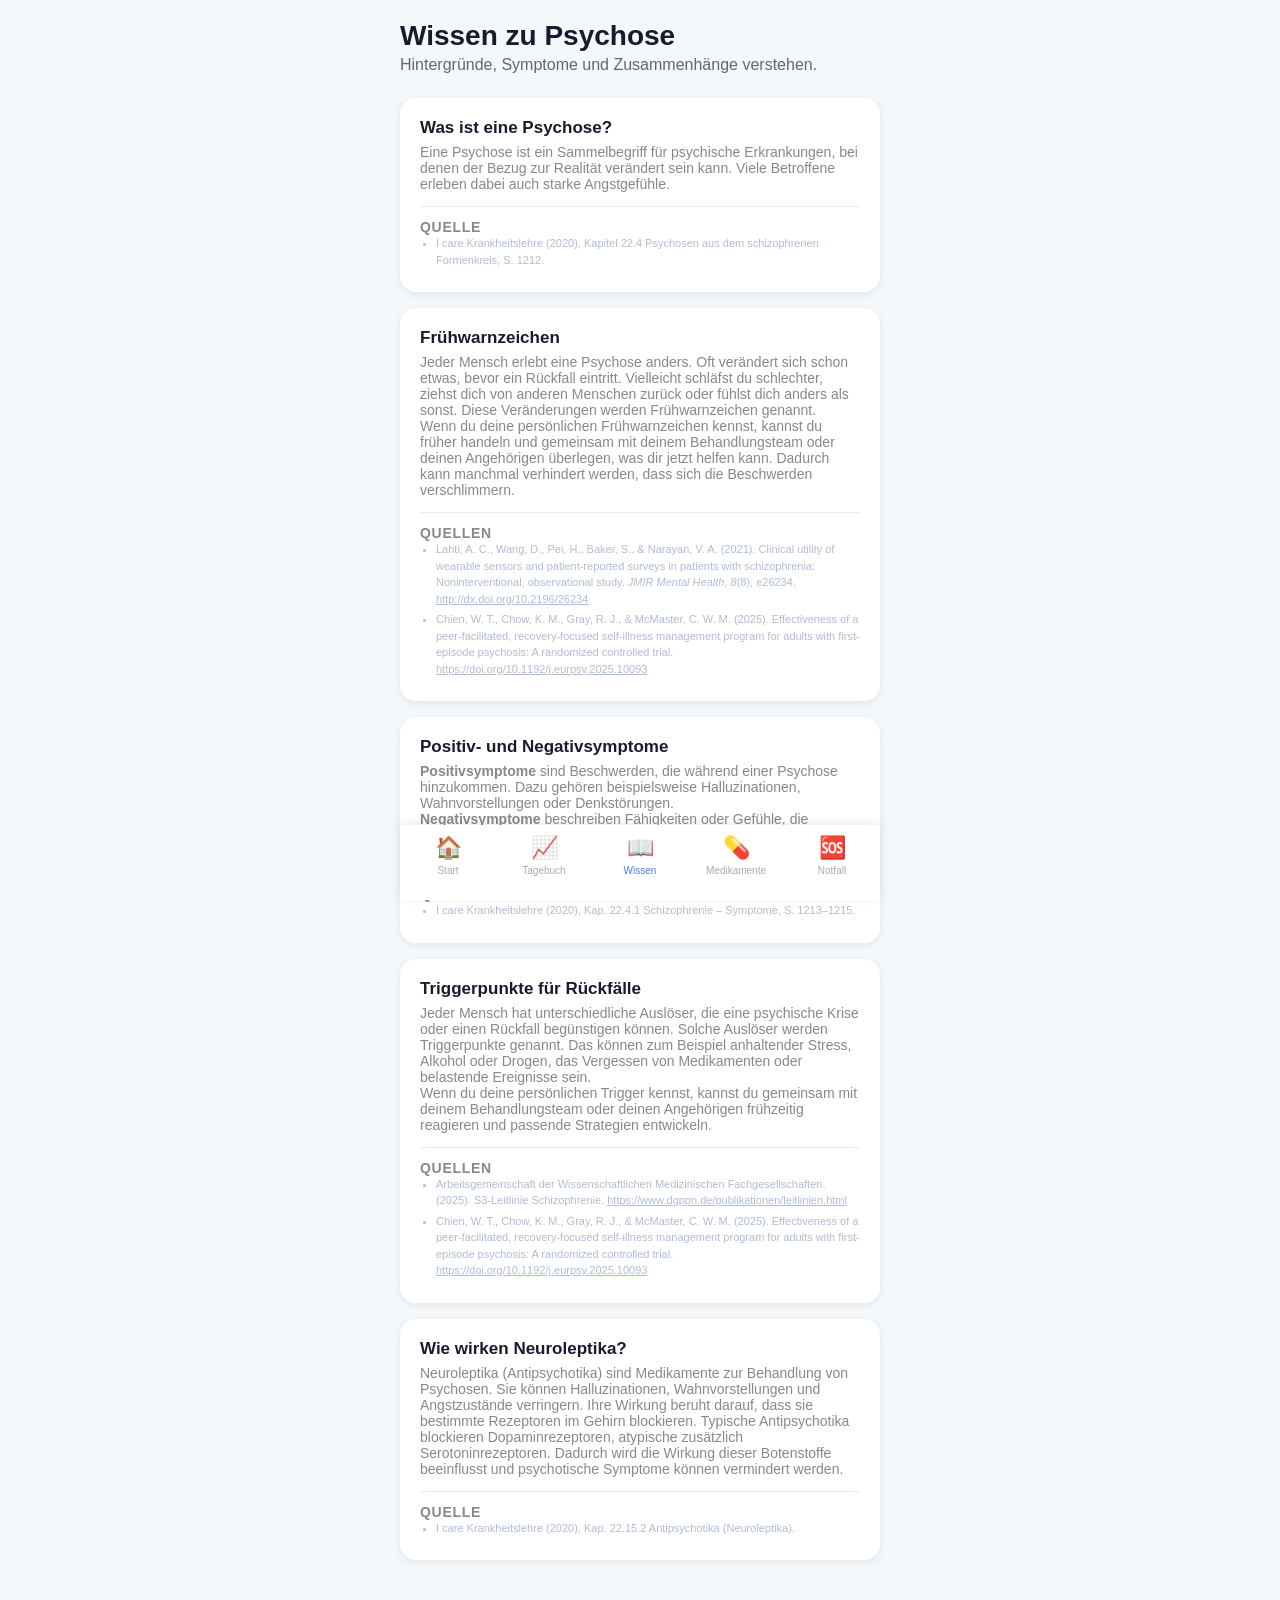
<file: psychose.html>
<!DOCTYPE html>
<html>
    <head>
        <meta charset="UTF-8">
        <meta name="color-scheme" content="light">
        <meta name="apple-mobile-web-app-capable" content="yes">
        <meta name="apple-mobile-web-app-status-bar-style" content="default">
        <meta name="apple-mobile-web-app-title" content="Recovery Compass">
        <link rel="manifest" href="manifest.json">
        <link rel="apple-touch-icon" href="icon.svg">
        <meta name="viewport" content="width=device-width, initial-scale=1.0">
        <style>
            body { background-color: #f4f8fb; }
            .quellen { margin-top: 14px; padding-top: 12px; border-top: 1px solid #e8ecf5; }
            .quellen-titel { font-size: 11px; font-weight: 600; color: #b0bcd4; margin: 0 0 5px 0; text-transform: uppercase; letter-spacing: 0.05em; }
            .quellen ul { margin: 0; padding-left: 16px; }
            .quellen li { font-size: 11px; color: #b0bcd4; line-height: 1.5; margin-bottom: 4px; }
        </style>
        <link rel="stylesheet" href="style.css">
    </head>
    <body>

        <div class="header">
            <h1>Wissen zu Psychose</h1>
            <p>Hintergründe, Symptome und Zusammenhänge verstehen.</p>
        </div>

        <div class="card">
            <h3>Was ist eine Psychose?</h3>
            <p>Eine Psychose ist ein Sammelbegriff für psychische Erkrankungen, bei denen der Bezug zur Realität verändert sein kann. Viele Betroffene erleben dabei auch starke Angstgefühle.</p>
            <div class="quellen">
                <p class="quellen-titel">Quelle</p>
                <ul>
                    <li>I care Krankheitslehre (2020), Kapitel 22.4 Psychosen aus dem schizophrenen Formenkreis, S. 1212.</li>
                </ul>
            </div>
        </div>

        <div class="card">
            <h3>Frühwarnzeichen</h3>
            <p>Jeder Mensch erlebt eine Psychose anders. Oft verändert sich schon etwas, bevor ein Rückfall eintritt. Vielleicht schläfst du schlechter, ziehst dich von anderen Menschen zurück oder fühlst dich anders als sonst. Diese Veränderungen werden Frühwarnzeichen genannt.</p>
            <p>Wenn du deine persönlichen Frühwarnzeichen kennst, kannst du früher handeln und gemeinsam mit deinem Behandlungsteam oder deinen Angehörigen überlegen, was dir jetzt helfen kann. Dadurch kann manchmal verhindert werden, dass sich die Beschwerden verschlimmern.</p>
            <div class="quellen">
                <p class="quellen-titel">Quellen</p>
                <ul>
                    <li>Lahti, A. C., Wang, D., Pei, H., Baker, S., &amp; Narayan, V. A. (2021). Clinical utility of wearable sensors and patient-reported surveys in patients with schizophrenia: Noninterventional, observational study. <em>JMIR Mental Health, 8</em>(8), e26234. <a href="http://dx.doi.org/10.2196/26234" target="_blank" style="color:inherit;">http://dx.doi.org/10.2196/26234</a></li>
                    <li>Chien, W. T., Chow, K. M., Gray, R. J., &amp; McMaster, C. W. M. (2025). Effectiveness of a peer-facilitated, recovery-focused self-illness management program for adults with first-episode psychosis: A randomized controlled trial. <a href="https://doi.org/10.1192/j.eurpsy.2025.10093" target="_blank" style="color:inherit;">https://doi.org/10.1192/j.eurpsy.2025.10093</a></li>
                </ul>
            </div>
        </div>

        <div class="card">
            <h3>Positiv- und Negativsymptome</h3>
            <p><strong>Positivsymptome</strong> sind Beschwerden, die während einer Psychose hinzukommen. Dazu gehören beispielsweise Halluzinationen, Wahnvorstellungen oder Denkstörungen.</p>
            <p><strong>Negativsymptome</strong> beschreiben Fähigkeiten oder Gefühle, die vermindert sind. Dazu gehören unter anderem Antriebslosigkeit, Gefühlsarmut, sozialer Rückzug oder Sprachverarmung.</p>
            <div class="quellen">
                <p class="quellen-titel">Quelle</p>
                <ul>
                    <li>I care Krankheitslehre (2020), Kap. 22.4.1 Schizophrenie – Symptome, S. 1213–1215.</li>
                </ul>
            </div>
        </div>

        <div class="card">
            <h3>Triggerpunkte für Rückfälle</h3>
            <p>Jeder Mensch hat unterschiedliche Auslöser, die eine psychische Krise oder einen Rückfall begünstigen können. Solche Auslöser werden Triggerpunkte genannt. Das können zum Beispiel anhaltender Stress, Alkohol oder Drogen, das Vergessen von Medikamenten oder belastende Ereignisse sein.</p>
            <p>Wenn du deine persönlichen Trigger kennst, kannst du gemeinsam mit deinem Behandlungsteam oder deinen Angehörigen frühzeitig reagieren und passende Strategien entwickeln.</p>
            <div class="quellen">
                <p class="quellen-titel">Quellen</p>
                <ul>
                    <li>Arbeitsgemeinschaft der Wissenschaftlichen Medizinischen Fachgesellschaften. (2025). S3-Leitlinie Schizophrenie. <a href="https://www.dgppn.de/publikationen/leitlinien.html" target="_blank" style="color:inherit;">https://www.dgppn.de/publikationen/leitlinien.html</a></li>
                    <li>Chien, W. T., Chow, K. M., Gray, R. J., &amp; McMaster, C. W. M. (2025). Effectiveness of a peer-facilitated, recovery-focused self-illness management program for adults with first-episode psychosis: A randomized controlled trial. <a href="https://doi.org/10.1192/j.eurpsy.2025.10093" target="_blank" style="color:inherit;">https://doi.org/10.1192/j.eurpsy.2025.10093</a></li>
                </ul>
            </div>
        </div>

        <div class="card">
            <h3>Wie wirken Neuroleptika?</h3>
            <p>Neuroleptika (Antipsychotika) sind Medikamente zur Behandlung von Psychosen. Sie können Halluzinationen, Wahnvorstellungen und Angstzustände verringern. Ihre Wirkung beruht darauf, dass sie bestimmte Rezeptoren im Gehirn blockieren. Typische Antipsychotika blockieren Dopaminrezeptoren, atypische zusätzlich Serotoninrezeptoren. Dadurch wird die Wirkung dieser Botenstoffe beeinflusst und psychotische Symptome können vermindert werden.</p>
            <div class="quellen">
                <p class="quellen-titel">Quelle</p>
                <ul>
                    <li>I care Krankheitslehre (2020), Kap. 22.15.2 Antipsychotika (Neuroleptika).</li>
                </ul>
            </div>
        </div>

        <nav class="bottom-nav">
            <a href="index.html" class="nav-item"><span class="nav-icon">🏠</span><span class="nav-label">Start</span></a>
            <a href="verlauf.html" class="nav-item"><span class="nav-icon">📈</span><span class="nav-label">Tagebuch</span></a>
            <a href="wissen.html" class="nav-item active"><span class="nav-icon">📖</span><span class="nav-label">Wissen</span></a>
            <a href="medikamente.html" class="nav-item"><span class="nav-icon">💊</span><span class="nav-label">Medikamente</span></a>
            <a href="krisenplan.html" class="nav-item"><span class="nav-icon">🆘</span><span class="nav-label">Notfall</span></a>
        </nav>

    </body>
</html>
</file>
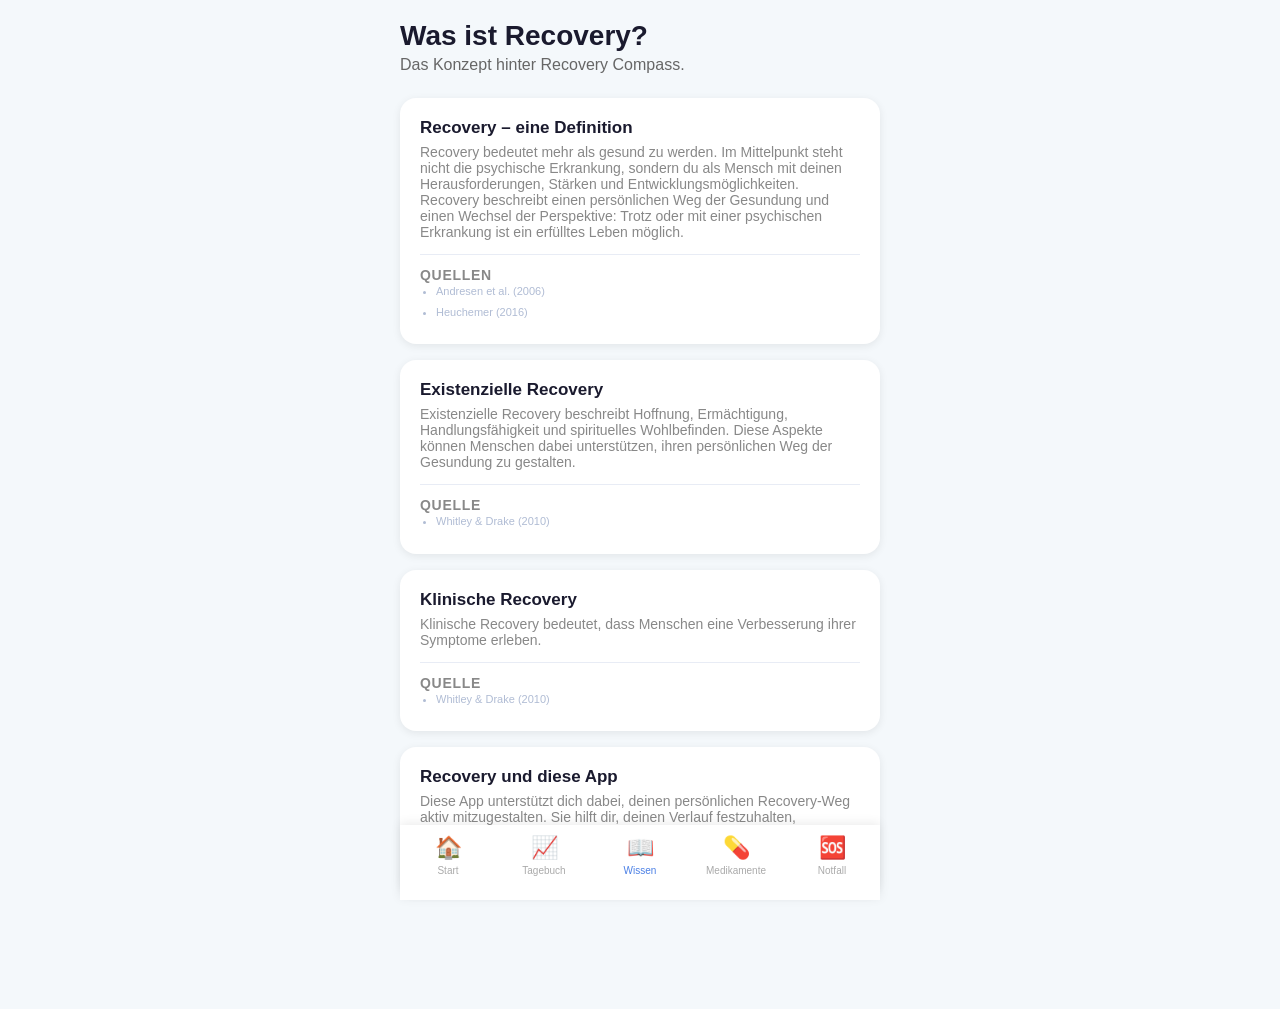
<file: recovery.html>
<!DOCTYPE html>
<html>
    <head>
        <meta charset="UTF-8">
        <meta name="color-scheme" content="light">
        <meta name="apple-mobile-web-app-capable" content="yes">
        <meta name="apple-mobile-web-app-status-bar-style" content="default">
        <meta name="apple-mobile-web-app-title" content="Recovery Compass">
        <link rel="manifest" href="manifest.json">
        <link rel="apple-touch-icon" href="icon.svg">
        <meta name="viewport" content="width=device-width, initial-scale=1.0">
        <style>
            body { background-color: #f4f8fb; }
            .quellen { margin-top: 14px; padding-top: 12px; border-top: 1px solid #e8ecf5; }
            .quellen-titel { font-size: 11px; font-weight: 600; color: #b0bcd4; margin: 0 0 5px 0; text-transform: uppercase; letter-spacing: 0.05em; }
            .quellen ul { margin: 0; padding-left: 16px; }
            .quellen li { font-size: 11px; color: #b0bcd4; line-height: 1.5; margin-bottom: 4px; }
        </style>
        <link rel="stylesheet" href="style.css">
    </head>
    <body>

        <div class="header">
            <h1>Was ist Recovery?</h1>
            <p>Das Konzept hinter Recovery Compass.</p>
        </div>

        <div class="card">
            <h3>Recovery – eine Definition</h3>
            <p>Recovery bedeutet mehr als gesund zu werden. Im Mittelpunkt steht nicht die psychische Erkrankung, sondern du als Mensch mit deinen Herausforderungen, Stärken und Entwicklungsmöglichkeiten. Recovery beschreibt einen persönlichen Weg der Gesundung und einen Wechsel der Perspektive: Trotz oder mit einer psychischen Erkrankung ist ein erfülltes Leben möglich.</p>
            <div class="quellen">
                <p class="quellen-titel">Quellen</p>
                <ul>
                    <li>Andresen et al. (2006)</li>
                    <li>Heuchemer (2016)</li>
                </ul>
            </div>
        </div>

        <div class="card">
            <h3>Existenzielle Recovery</h3>
            <p>Existenzielle Recovery beschreibt Hoffnung, Ermächtigung, Handlungsfähigkeit und spirituelles Wohlbefinden. Diese Aspekte können Menschen dabei unterstützen, ihren persönlichen Weg der Gesundung zu gestalten.</p>
            <div class="quellen">
                <p class="quellen-titel">Quelle</p>
                <ul>
                    <li>Whitley &amp; Drake (2010)</li>
                </ul>
            </div>
        </div>

        <div class="card">
            <h3>Klinische Recovery</h3>
            <p>Klinische Recovery bedeutet, dass Menschen eine Verbesserung ihrer Symptome erleben.</p>
            <div class="quellen">
                <p class="quellen-titel">Quelle</p>
                <ul>
                    <li>Whitley &amp; Drake (2010)</li>
                </ul>
            </div>
        </div>

        <div class="card">
            <h3>Recovery und diese App</h3>
            <p>Diese App unterstützt dich dabei, deinen persönlichen Recovery-Weg aktiv mitzugestalten. Sie hilft dir, deinen Verlauf festzuhalten, Frühwarnzeichen zu erkennen und einen persönlichen Krisenplan zu erstellen. Ziel ist es, dich im Umgang mit deiner Erkrankung und deinem Selbstmanagement zu unterstützen.</p>
        </div>

        <nav class="bottom-nav">
            <a href="index.html" class="nav-item"><span class="nav-icon">🏠</span><span class="nav-label">Start</span></a>
            <a href="verlauf.html" class="nav-item"><span class="nav-icon">📈</span><span class="nav-label">Tagebuch</span></a>
            <a href="wissen.html" class="nav-item active"><span class="nav-icon">📖</span><span class="nav-label">Wissen</span></a>
            <a href="medikamente.html" class="nav-item"><span class="nav-icon">💊</span><span class="nav-label">Medikamente</span></a>
            <a href="krisenplan.html" class="nav-item"><span class="nav-icon">🆘</span><span class="nav-label">Notfall</span></a>
        </nav>

    </body>
</html>
</file>
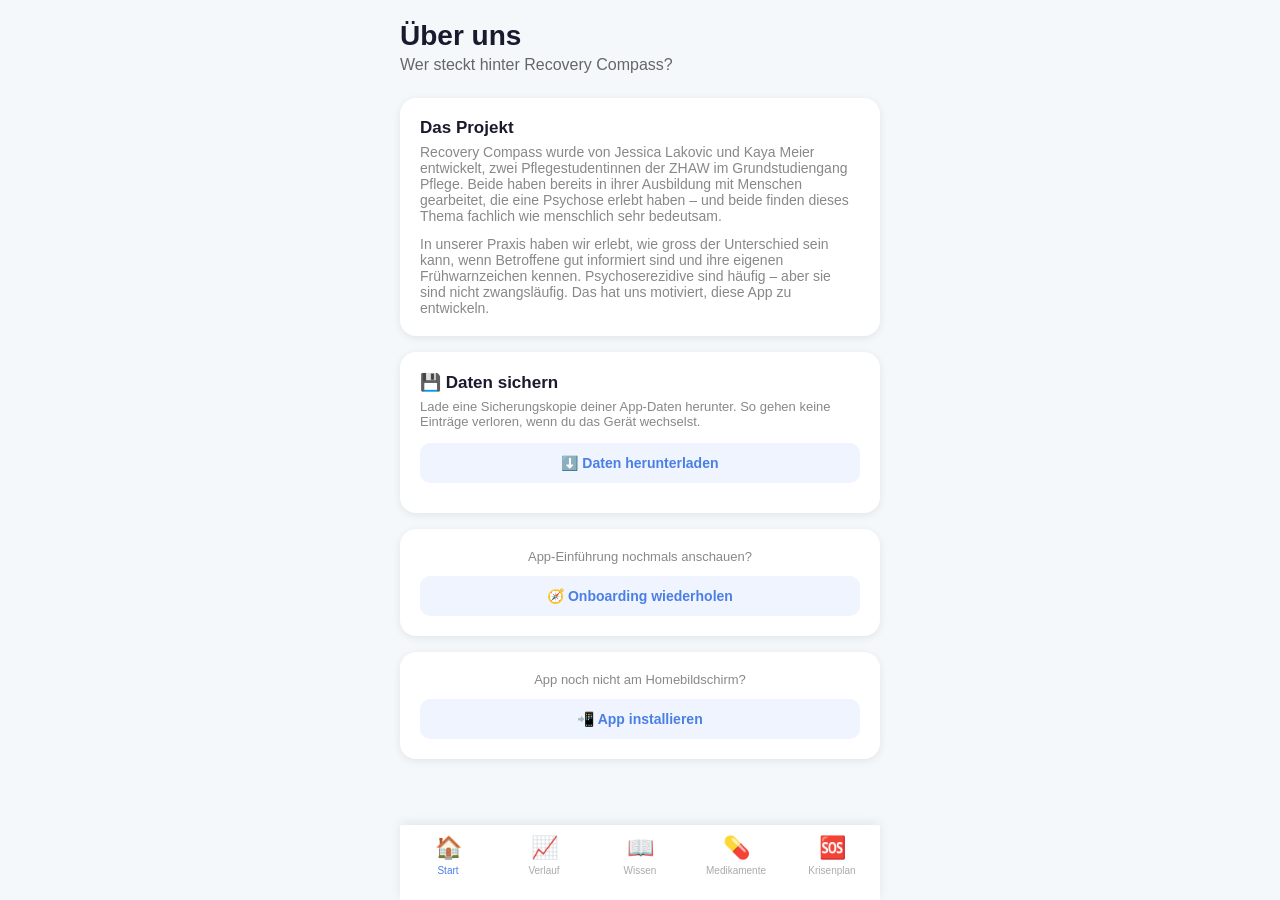
<file: ueberuns.html>
<!DOCTYPE html>
<html>
    <head>
        <meta charset="UTF-8">
        <meta name="color-scheme" content="light">
        <meta name="apple-mobile-web-app-capable" content="yes">
        <meta name="apple-mobile-web-app-status-bar-style" content="default">
        <meta name="apple-mobile-web-app-title" content="Recovery Compass">
        <link rel="manifest" href="manifest.json">
        <link rel="apple-touch-icon" href="icon.svg">
        <meta name="viewport" content="width=device-width, initial-scale=1.0">
        <style>body{background-color:#f4f8fb;}</style>
        <link rel="stylesheet" href="style.css">
    </head>
    <body>

        <div class="header">
            <h1>Über uns</h1>
            <p>Wer steckt hinter Recovery Compass?</p>
        </div>

        <div class="card">
            <h3>Das Projekt</h3>
            <p>Recovery Compass wurde von Jessica Lakovic und Kaya Meier entwickelt, zwei Pflegestudentinnen der ZHAW im Grundstudiengang Pflege. Beide haben bereits in ihrer Ausbildung mit Menschen gearbeitet, die eine Psychose erlebt haben – und beide finden dieses Thema fachlich wie menschlich sehr bedeutsam.</p>
            <p style="margin-top: 12px;">In unserer Praxis haben wir erlebt, wie gross der Unterschied sein kann, wenn Betroffene gut informiert sind und ihre eigenen Frühwarnzeichen kennen. Psychoserezidive sind häufig – aber sie sind nicht zwangsläufig. Das hat uns motiviert, diese App zu entwickeln.</p>
        </div>

        <div class="card">
            <h3>💾 Daten sichern</h3>
            <p style="font-size: 13px; color: #888; margin: 0 0 14px 0;">Lade eine Sicherungskopie deiner App-Daten herunter. So gehen keine Einträge verloren, wenn du das Gerät wechselst.</p>
            <button class="button-secondary" onclick="exportiereAlles()" style="width: 100%; margin-bottom: 10px;">⬇️ Daten herunterladen</button>
            <p id="export-status" style="font-size: 12px; color: #4ac98a; text-align: center; display: none; margin: 0;">Datei wurde gespeichert ✓</p>
        </div>

        <div class="card" style="text-align: center;">
            <p style="font-size: 13px; color: #888; margin: 0 0 12px 0;">App-Einführung nochmals anschauen?</p>
            <button class="button-secondary" onclick="tourWiederholen()" style="width: 100%;">🧭 Onboarding wiederholen</button>
        </div>

        <div class="card" style="text-align: center;">
            <p style="font-size: 13px; color: #888; margin: 0 0 12px 0;">App noch nicht am Homebildschirm?</p>
            <button class="button-secondary" onclick="zeigeInstallHilfe()" style="width: 100%;">📲 App installieren</button>
        </div>

        <!-- Install-Hilfe Modal -->
        <div id="install-modal" class="modal-overlay hidden">
            <div class="modal-box">
                <h2>App installieren</h2>
                <p style="font-size:13px;color:#888;margin:0 0 16px 0;">So fügst du Recovery Compass zum Homebildschirm hinzu:</p>
                <div style="text-align:left;">
                    <div style="display:flex;align-items:center;gap:12px;margin-bottom:12px;background:#f0f4ff;border-radius:12px;padding:12px 14px;">
                        <span style="font-size:20px;">1️⃣</span>
                        <span style="font-size:14px;line-height:1.4;color:#1a2a4a;">Tippe unten auf das <strong>Teilen</strong>-Symbol <strong>□↑</strong></span>
                    </div>
                    <div style="display:flex;align-items:center;gap:12px;margin-bottom:12px;background:#f0f4ff;border-radius:12px;padding:12px 14px;">
                        <span style="font-size:20px;">2️⃣</span>
                        <span style="font-size:14px;line-height:1.4;color:#1a2a4a;">Scrolle nach unten und wähle <strong>„Zum Home-Bildschirm"</strong></span>
                    </div>
                    <div style="display:flex;align-items:center;gap:12px;background:#f0f4ff;border-radius:12px;padding:12px 14px;">
                        <span style="font-size:20px;">3️⃣</span>
                        <span style="font-size:14px;line-height:1.4;color:#1a2a4a;">Tippe <strong>„Hinzufügen"</strong> – fertig!</span>
                    </div>
                </div>
                <button onclick="document.getElementById('install-modal').classList.add('hidden')" class="button-cancel" style="margin-top:16px;">Schliessen</button>
            </div>
        </div>

        <script>
            let deferredInstallPrompt = null;
            window.addEventListener('beforeinstallprompt', (e) => {
                e.preventDefault();
                deferredInstallPrompt = e;
            });

            function zeigeInstallHilfe() {
                if (deferredInstallPrompt) {
                    deferredInstallPrompt.prompt();
                } else {
                    document.getElementById('install-modal').classList.remove('hidden');
                }
            }

            function tourWiederholen() {
                localStorage.removeItem('onboardingDone');
                window.location.href = 'index.html';
            }

            function exportiereAlles() {
                const daten = {};
                const schluessel = [
                    'onboardingDone', 'setupDone', 'fruehwarnzeichen', 'eintraege',
                    'medikamente', 'krisenKontakte', 'wasHilftMir'
                ];
                // Medikamenten-Einnahmen (einnahme_YYYY-MM-DD)
                for (let i = 0; i < localStorage.length; i++) {
                    const k = localStorage.key(i);
                    if (k.startsWith('einnahme_')) schluessel.push(k);
                }
                schluessel.forEach(k => {
                    const v = localStorage.getItem(k);
                    if (v !== null) {
                        try { daten[k] = JSON.parse(v); }
                        catch(e) { daten[k] = v; }
                    }
                });

                const datum = new Date().toISOString().slice(0, 10);
                const blob = new Blob(
                    [JSON.stringify({ exportiert_am: datum, daten }, null, 2)],
                    { type: 'application/json' }
                );
                const url = URL.createObjectURL(blob);
                const a = document.createElement('a');
                a.href = url;
                a.download = 'recovery-compass-backup-' + datum + '.json';
                a.click();
                URL.revokeObjectURL(url);

                const status = document.getElementById('export-status');
                status.style.display = 'block';
                setTimeout(() => status.style.display = 'none', 3000);
            }
        </script>

        <nav class="bottom-nav">
            <a href="index.html" class="nav-item active"><span class="nav-icon">🏠</span><span class="nav-label">Start</span></a>
            <a href="verlauf.html" class="nav-item"><span class="nav-icon">📈</span><span class="nav-label">Verlauf</span></a>
            <a href="wissen.html" class="nav-item"><span class="nav-icon">📖</span><span class="nav-label">Wissen</span></a>
            <a href="medikamente.html" class="nav-item"><span class="nav-icon">💊</span><span class="nav-label">Medikamente</span></a>
            <a href="krisenplan.html" class="nav-item"><span class="nav-icon">🆘</span><span class="nav-label">Krisenplan</span></a>
        </nav>

    </body>
</html>
</file>
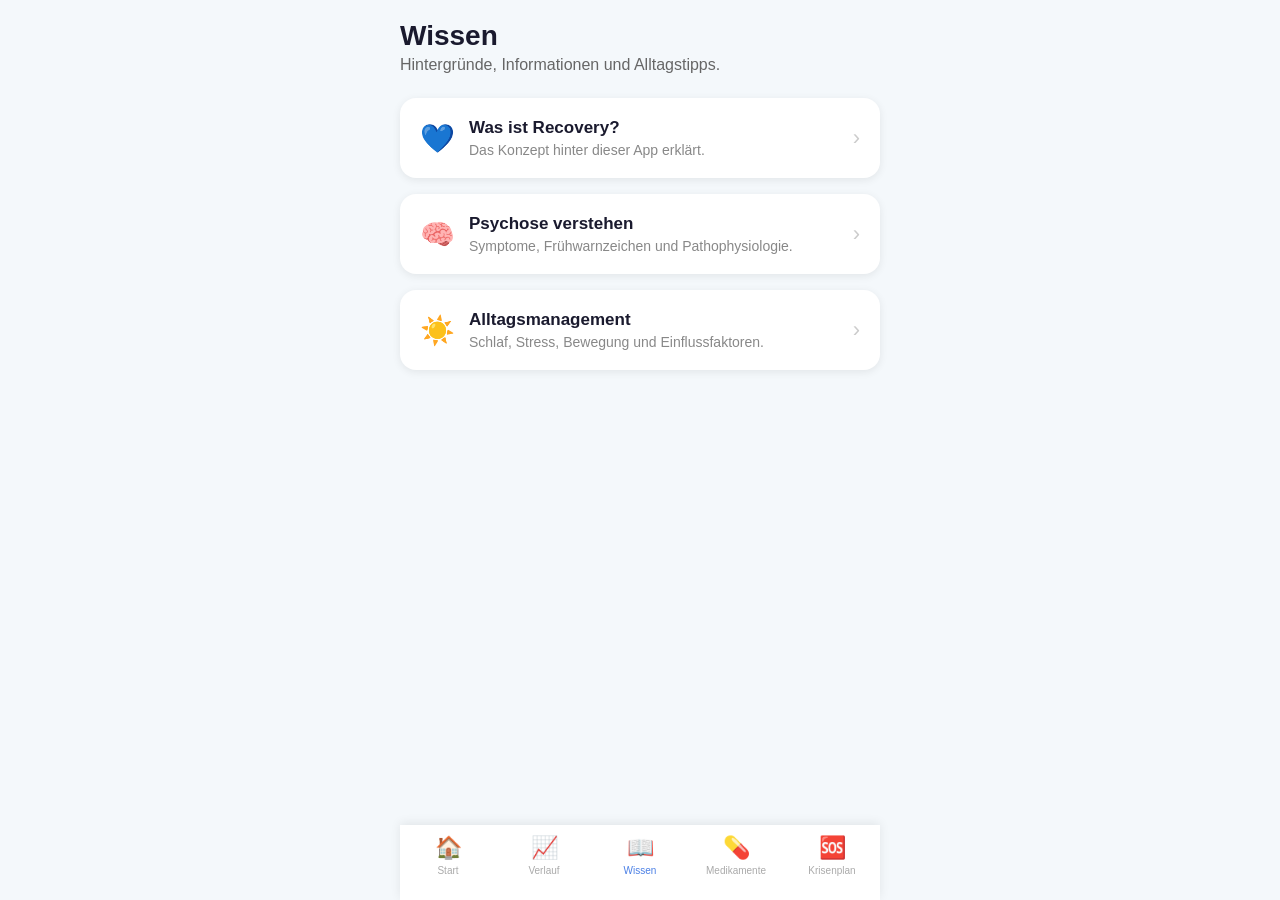
<file: wissen.html>
<!DOCTYPE html>
<html>
    <head>
        <meta charset="UTF-8">
        <meta name="color-scheme" content="light">
        <meta name="apple-mobile-web-app-capable" content="yes">
        <meta name="apple-mobile-web-app-status-bar-style" content="default">
        <meta name="apple-mobile-web-app-title" content="Recovery Compass">
        <link rel="manifest" href="manifest.json">
        <link rel="apple-touch-icon" href="icon.svg">
        <meta name="viewport" content="width=device-width, initial-scale=1.0">
        <style>body{background-color:#f4f8fb;}</style>
        <link rel="stylesheet" href="style.css">
    </head>
    <body>

        <div class="header">
            <h1>Wissen</h1>
            <p>Hintergründe, Informationen und Alltagstipps.</p>
        </div>

        <a href="recovery.html" class="card-link">
            <div class="card card-nav">
                <span class="card-nav-icon">💙</span>
                <div>
                    <h3>Was ist Recovery?</h3>
                    <p>Das Konzept hinter dieser App erklärt.</p>
                </div>
                <span class="card-arrow">›</span>
            </div>
        </a>

        <a href="psychose.html" class="card-link">
            <div class="card card-nav">
                <span class="card-nav-icon">🧠</span>
                <div>
                    <h3>Psychose verstehen</h3>
                    <p>Symptome, Frühwarnzeichen und Pathophysiologie.</p>
                </div>
                <span class="card-arrow">›</span>
            </div>
        </a>

        <a href="alltagsmanagement.html" class="card-link">
            <div class="card card-nav">
                <span class="card-nav-icon">☀️</span>
                <div>
                    <h3>Alltagsmanagement</h3>
                    <p>Schlaf, Stress, Bewegung und Einflussfaktoren.</p>
                </div>
                <span class="card-arrow">›</span>
            </div>
        </a>

        <!-- INAKTIV – Erfahrungsberichte (zum Reaktivieren Kommentar entfernen)
        <a href="erfahrungsberichte.html" class="card-link">
            <div class="card card-nav">
                <span class="card-nav-icon">🎙️</span>
                <div>
                    <h3>Erfahrungsberichte</h3>
                    <p>Stimmen und Geschichten von Betroffenen.</p>
                </div>
                <span class="card-arrow">›</span>
            </div>
        </a>
        -->

        <nav class="bottom-nav">
            <a href="index.html" class="nav-item"><span class="nav-icon">🏠</span><span class="nav-label">Start</span></a>
            <a href="verlauf.html" class="nav-item"><span class="nav-icon">📈</span><span class="nav-label">Verlauf</span></a>
            <a href="wissen.html" class="nav-item active"><span class="nav-icon">📖</span><span class="nav-label">Wissen</span></a>
            <a href="medikamente.html" class="nav-item"><span class="nav-icon">💊</span><span class="nav-label">Medikamente</span></a>
            <a href="krisenplan.html" class="nav-item"><span class="nav-icon">🆘</span><span class="nav-label">Krisenplan</span></a>
        </nav>

    </body>
</html>
</file>
<file: style.css>
:root {
    color-scheme: light;
}

body {
    background-color: #f4f8fb;
    color: #1a1a2e;
    font-family: Arial, sans-serif;
    padding: 20px 20px 100px 20px;
    max-width: 480px;
    margin: 0 auto;
}

.header {
    margin-bottom: 24px;
}

.header h1 {
    font-size: 28px;
    margin: 0 0 4px 0;
    color: #1a1a2e;
}

.header p {
    color: #666;
    margin: 0;
}

.card {
    background-color: white;
    border-radius: 16px;
    padding: 20px;
    margin-bottom: 16px;
    box-shadow: 0 2px 8px rgba(0, 0, 0, 0.08);
}

.card h3 {
    margin: 0 0 6px 0;
    font-size: 17px;
    color: #1a1a2e;
}

.card p {
    margin: 0;
    color: #888;
    font-size: 14px;
}

.card-link {
    text-decoration: none;
    display: block;
}

.card-nav {
    display: flex;
    align-items: center;
    gap: 14px;
}

.card-nav h3 {
    margin: 0 0 4px 0;
}

.card-nav p {
    margin: 0;
}

.card-nav-icon {
    font-size: 28px;
    flex-shrink: 0;
}

.card-arrow {
    font-size: 22px;
    color: #ccc;
    margin-left: auto;
    flex-shrink: 0;
}

.recovery-card {
    background: linear-gradient(135deg, #eef3ff, #f0f8ff);
    border: 1px solid #d0e0ff;
}

.recovery-tag {
    font-size: 13px;
    font-weight: bold;
    color: #4a7fe5;
    margin-bottom: 8px;
}

.recovery-card p {
    color: #444;
    font-size: 14px;
    line-height: 1.6;
    margin: 0 0 12px 0;
}

.recovery-link {
    font-size: 14px;
    color: #4a7fe5;
    text-decoration: none;
    font-weight: bold;
}

.button-primary {
    display: block;
    width: 100%;
    padding: 16px;
    margin-bottom: 16px;
    background-color: #4a7fe5;
    color: white;
    border: none;
    border-radius: 16px;
    font-size: 16px;
    font-weight: bold;
    cursor: pointer;
}

.placeholder-text {
    color: #bbb;
    font-style: italic;
    text-align: center;
    padding: 24px 0;
}

.modal-overlay {
    position: fixed;
    top: 0;
    left: 0;
    right: 0;
    bottom: 0;
    background-color: rgba(0, 0, 0, 0.5);
    display: flex;
    align-items: center;
    justify-content: center;
    z-index: 1000;
    padding: 20px;
}

.modal-overlay.hidden {
    display: none;
}

.modal-box {
    background: white;
    border-radius: 20px;
    padding: 28px;
    width: 100%;
    max-width: 440px;
    max-height: 85vh;
    overflow-y: auto;
}

.modal-box h2 {
    margin: 0 0 8px 0;
    font-size: 22px;
    color: #1a1a2e;
}

.modal-intro {
    color: #666;
    font-size: 14px;
    margin: 0 0 20px 0;
}

.fw-liste {
    display: flex;
    flex-direction: column;
    gap: 4px;
    margin-bottom: 20px;
}

.fw-item {
    display: flex;
    align-items: center;
    gap: 12px;
    padding: 12px;
    border-radius: 10px;
    cursor: pointer;
    font-size: 15px;
    color: #1a1a2e;
}

.fw-item:hover {
    background-color: #f4f8fb;
}

.fw-item input[type="checkbox"] {
    width: 18px;
    height: 18px;
    cursor: pointer;
    accent-color: #4a7fe5;
}

.custom-add {
    display: flex;
    gap: 8px;
    margin-bottom: 20px;
}

.text-input {
    flex: 1;
    padding: 12px;
    border: 1px solid #e0e0e0;
    border-radius: 10px;
    font-size: 14px;
    outline: none;
}

.text-input:focus {
    border-color: #4a7fe5;
}

.button-secondary {
    padding: 12px 16px;
    background-color: #f0f4ff;
    color: #4a7fe5;
    border: none;
    border-radius: 10px;
    font-size: 14px;
    font-weight: bold;
    cursor: pointer;
    white-space: nowrap;
}

.fw-eintrag {
    margin-bottom: 20px;
    padding-bottom: 20px;
    border-bottom: 1px solid #f0f0f0;
}

.fw-eintrag:last-child {
    border-bottom: none;
}

.fw-eintrag-header {
    display: flex;
    justify-content: space-between;
    align-items: center;
    margin-bottom: 8px;
}

.fw-name {
    font-size: 15px;
    font-weight: bold;
    color: #1a1a2e;
}

.fw-wert {
    font-size: 20px;
    font-weight: bold;
    color: #4a7fe5;
    min-width: 32px;
    text-align: right;
}

.slider {
    width: 100%;
    accent-color: #4a7fe5;
    margin-bottom: 4px;
}

.slider-labels {
    display: flex;
    justify-content: space-between;
    font-size: 11px;
    color: #aaa;
    margin-bottom: 10px;
}

.kommentar-input {
    width: 100%;
    height: 60px;
    resize: none;
    box-sizing: border-box;
}

.button-cancel {
    display: block;
    width: 100%;
    padding: 14px;
    margin-top: 8px;
    background-color: transparent;
    color: #888;
    border: none;
    border-radius: 16px;
    font-size: 15px;
    cursor: pointer;
}

.datum-feld {
    margin-bottom: 12px;
}

.datum-label {
    display: block;
    font-size: 13px;
    color: #888;
    margin-bottom: 4px;
}

.datum-input {
    width: 100%;
    box-sizing: border-box;
}

.eintrag-header-row {
    display: flex;
    justify-content: space-between;
    align-items: center;
    margin-bottom: 8px;
}

.eintrag-edit-btn {
    font-size: 12px;
    color: #4a7fe5;
    background: none;
    border: none;
    cursor: pointer;
    padding: 4px 8px;
    border-radius: 8px;
}

.eintrag-edit-btn:hover {
    background-color: #f0f4ff;
}

.eintrag-item {
    padding: 14px 0;
    border-bottom: 1px solid #f0f0f0;
}

.eintrag-item:last-child {
    border-bottom: none;
}

.eintrag-datum {
    font-size: 12px;
    color: #aaa;
    margin-bottom: 8px;
}

.eintrag-zeile {
    display: flex;
    justify-content: space-between;
    align-items: center;
    margin-bottom: 4px;
}

.eintrag-punkt {
    width: 10px;
    height: 10px;
    border-radius: 50%;
    flex-shrink: 0;
}

.eintrag-fw {
    font-size: 14px;
    color: #1a1a2e;
}

.eintrag-badge {
    font-size: 12px;
    font-weight: bold;
    padding: 2px 8px;
    border-radius: 20px;
    background-color: #f0f4ff;
    color: #4a7fe5;
}

.eintrag-badge.wert-4, .eintrag-badge.wert-5 {
    background-color: #fff0f0;
    color: #e05555;
}

.eintrag-kommentar {
    font-size: 13px;
    color: #888;
    margin: 2px 0 8px 0;
    font-style: italic;
}

.med-input {
    width: 100%;
    box-sizing: border-box;
    margin-bottom: 12px;
}

select.text-input {
    appearance: none;
    background-image: url("data:image/svg+xml,%3Csvg xmlns='http://www.w3.org/2000/svg' width='12' height='8' viewBox='0 0 12 8'%3E%3Cpath d='M1 1l5 5 5-5' stroke='%23888' stroke-width='1.5' fill='none'/%3E%3C/svg%3E");
    background-repeat: no-repeat;
    background-position: right 12px center;
    padding-right: 32px;
}

.med-card {
    margin-bottom: 16px;
}

.med-genommen {
    border-left: 4px solid #4ac98a;
}

.med-name {
    font-size: 17px;
    font-weight: bold;
    color: #1a1a2e;
    margin-bottom: 4px;
}

.med-handelsname {
    font-weight: normal;
    color: #888;
    font-size: 14px;
}

.med-details {
    font-size: 13px;
    color: #666;
    margin-bottom: 2px;
}

.med-notiz {
    font-size: 13px;
    color: #888;
    font-style: italic;
    margin-top: 6px;
}

.einnahme-btn {
    display: block;
    width: 100%;
    padding: 12px;
    margin-top: 14px;
    border-radius: 10px;
    border: 2px solid #e0e0e0;
    background: white;
    color: #888;
    font-size: 14px;
    font-weight: bold;
    cursor: pointer;
    text-align: center;
}

.einnahme-done {
    border-color: #4ac98a;
    background-color: #f0fff8;
    color: #4ac98a;
}

.med-actions {
    display: flex;
    gap: 8px;
    margin-top: 10px;
}

.med-delete {
    color: #e05555;
}

.tagesplan-nav {
    display: flex;
    justify-content: space-between;
    align-items: center;
    margin-bottom: 16px;
}

.tagesplan-datum-label {
    font-size: 15px;
    font-weight: bold;
    color: #1a1a2e;
}

.tagesplan-btn {
    background: none;
    border: none;
    font-size: 24px;
    color: #4a7fe5;
    cursor: pointer;
    padding: 0 8px;
}

.tagesplan-row {
    display: flex;
    align-items: center;
    gap: 12px;
    padding: 12px 0;
    border-bottom: 1px solid #f0f0f0;
}

.tagesplan-row:last-child {
    border-bottom: none;
}

.tp-genommen {
    opacity: 0.5;
}

.tp-zeit {
    font-size: 13px;
    font-weight: bold;
    color: #4a7fe5;
    min-width: 52px;
}

.tp-info {
    flex: 1;
}

.tp-name {
    font-size: 15px;
    font-weight: bold;
    color: #1a1a2e;
}

.tp-details {
    font-size: 12px;
    color: #888;
}

.tp-check {
    width: 36px;
    height: 36px;
    border-radius: 50%;
    border: 2px solid #e0e0e0;
    background: white;
    font-size: 16px;
    cursor: pointer;
    color: #aaa;
    flex-shrink: 0;
}

.tp-check-done {
    border-color: #4ac98a;
    background-color: #4ac98a;
    color: white;
}

.section-label {
    font-size: 13px;
    font-weight: bold;
    color: #888;
    text-transform: uppercase;
    letter-spacing: 0.5px;
    margin: 24px 0 10px 4px;
}

.add-fw-bar {
    text-align: center;
    color: #4a7fe5;
    font-size: 14px;
    padding: 14px;
    cursor: pointer;
    margin-bottom: 4px;
}

.add-fw-form {
    display: flex;
    gap: 8px;
    margin-bottom: 16px;
}

.add-fw-form.hidden {
    display: none;
}

.add-kw-bar {
    text-align: center;
    color: #4ac98a;
    font-size: 14px;
    padding: 14px;
    cursor: pointer;
    margin-bottom: 16px;
    border: 1.5px dashed #4ac98a;
    border-radius: 14px;
}

.kw-section-title {
    font-size: 13px;
    font-weight: bold;
    color: #888;
    text-transform: uppercase;
    letter-spacing: 0.5px;
    margin: 24px 0 12px 0;
    padding-top: 16px;
    border-top: 1px solid #f0f0f0;
}

.kw-feld {
    margin-bottom: 16px;
}

.kw-feld .text-input {
    width: 100%;
    box-sizing: border-box;
}

.schlaf-hygiene-link {
    display: flex;
    align-items: center;
    justify-content: space-between;
    background: linear-gradient(135deg, #eef3ff, #f0fff8);
    border-radius: 12px;
    padding: 14px 16px;
    text-decoration: none;
    color: #1a1a2e;
    margin-bottom: 16px;
}
.schlaf-hygiene-link span { font-size: 14px; font-weight: bold; }
.schlaf-hygiene-link em { font-size: 12px; color: #888; font-style: normal; display: block; margin-top: 2px; }

.bottom-nav {
    position: fixed;
    bottom: 0;
    left: 50%;
    transform: translateX(-50%);
    width: 100%;
    max-width: 480px;
    background-color: white;
    display: flex;
    justify-content: space-evenly;
    padding: 10px 0 24px 0;
    box-shadow: 0 -2px 10px rgba(0, 0, 0, 0.08);
}

.nav-item {
    text-decoration: none;
    display: flex;
    flex-direction: column;
    align-items: center;
    justify-content: center;
    gap: 4px;
    color: #aaa;
    flex: 1;
    text-align: center;
}

.nav-item.active {
    color: #4a7fe5;
}

.nav-icon {
    font-size: 22px;
}

.nav-label {
    font-size: 10px;
}

.notruf-liste {
    display: flex;
    flex-direction: column;
    gap: 6px;
}

.notruf-item {
    display: flex;
    flex-direction: row;
    align-items: flex-start;
    gap: 12px;
    padding: 12px 14px;
    border-radius: 12px;
    text-decoration: none;
    background-color: #fff5f5;
    color: inherit;
}

.notruf-item:hover {
    background-color: #ffe8e8;
}

.notruf-nummer {
    font-size: 18px;
    font-weight: bold;
    color: #e05555;
    min-width: 52px;
    flex-shrink: 0;
    padding-top: 2px;
}

.kp-num-sm {
    font-size: 13px;
    min-width: 90px;
    padding-top: 4px;
}

.notruf-info {
    flex: 1;
}

.notruf-name {
    font-size: 14px;
    font-weight: bold;
    color: #1a1a2e;
    margin-bottom: 2px;
}

.notruf-desc {
    font-size: 12px;
    color: #888;
    line-height: 1.4;
}

.notruf-call {
    font-size: 20px;
    flex-shrink: 0;
    align-self: center;
}

.fw-tag-container {
    display: flex;
    flex-wrap: wrap;
    gap: 8px;
}

.fw-tag {
    display: inline-block;
    background-color: #fff3cd;
    color: #7a5800;
    border: 1px solid #ffe08a;
    border-radius: 20px;
    padding: 6px 14px;
    font-size: 13px;
}

.was-hilft-text {
    font-size: 15px;
    color: #1a1a2e;
    line-height: 1.6;
    white-space: pre-wrap;
    background-color: #f8faff;
    border-radius: 10px;
    padding: 12px 14px;
}

.was-hilft-locked {
    background-color: #f8faff;
    color: #1a1a2e;
    border-color: #f0f0f0;
    cursor: default;
}

.kontakt-item {
    display: flex;
    flex-direction: row;
    align-items: center;
    justify-content: space-between;
    gap: 12px;
    padding: 12px 0;
    border-bottom: 1px solid #f0f0f0;
}

.kontakt-item:last-child {
    border-bottom: none;
}

.kontakt-info {
    flex: 1;
}

.kontakt-name {
    font-size: 15px;
    font-weight: bold;
    color: #1a1a2e;
}

.kontakt-rolle {
    font-size: 12px;
    color: #888;
    margin-top: 2px;
}

.kontakt-tel {
    font-size: 12px;
    color: #4a7fe5;
    margin-top: 2px;
}

.kontakt-actions {
    display: flex;
    align-items: center;
    gap: 4px;
    flex-shrink: 0;
}

.kontakt-anrufen-btn {
    display: inline-block;
    padding: 7px 12px;
    background-color: #4ac98a;
    color: white;
    border-radius: 20px;
    font-size: 13px;
    font-weight: bold;
    text-decoration: none;
    white-space: nowrap;
}

.link-liste {
    display: flex;
    flex-direction: column;
    gap: 4px;
}

.link-item {
    display: flex;
    flex-direction: row;
    align-items: center;
    gap: 12px;
    padding: 12px;
    border-radius: 12px;
    text-decoration: none;
    color: inherit;
    background-color: #f8faff;
}

.link-item:hover {
    background-color: #eef3ff;
}

.link-info {
    flex: 1;
}

.link-name {
    font-size: 14px;
    font-weight: bold;
    color: #1a1a2e;
}

.link-desc {
    font-size: 12px;
    color: #888;
}

.link-arrow {
    font-size: 20px;
    color: #ccc;
    flex-shrink: 0;
}

.filter-nav {
    margin-bottom: 16px;
}

.filter-tabs {
    display: flex;
    gap: 6px;
    margin-bottom: 12px;
}

.filter-tab {
    flex: 1;
    padding: 9px 4px;
    background: #f0f4ff;
    color: #4a7fe5;
    border: none;
    border-radius: 10px;
    font-size: 13px;
    font-weight: bold;
    cursor: pointer;
    transition: background 0.2s, color 0.2s;
}

.filter-tab.active {
    background: #4a7fe5;
    color: white;
}

.filter-zeitraum {
    display: flex;
    align-items: center;
    justify-content: space-between;
    gap: 8px;
    margin-bottom: 4px;
}

.filter-pfeil {
    background: none;
    border: none;
    font-size: 26px;
    color: #4a7fe5;
    cursor: pointer;
    padding: 0 8px;
    line-height: 1;
}

.filter-pfeil:disabled {
    color: #ccc;
    cursor: default;
}

.filter-label {
    font-size: 15px;
    font-weight: bold;
    color: #1a1a2e;
    flex: 1;
    text-align: center;
}

.ernaehrung-fakt {
    display: flex;
    align-items: center;
    gap: 14px;
    background: linear-gradient(135deg, #eef3ff, #f0fff8);
    border-radius: 12px;
    padding: 14px 16px;
}

.ernaehrung-zahl {
    font-size: 28px;
    font-weight: bold;
    color: #4a7fe5;
    flex-shrink: 0;
}

.ernaehrung-label {
    font-size: 14px;
    color: #444;
    line-height: 1.4;
}

/* === ONBOARDING === */

.ob-overlay {
    position: fixed;
    top: 0;
    bottom: 0;
    left: 50%;
    width: 100%;
    max-width: 480px;
    transform: translateX(-50%);
    background: linear-gradient(160deg, #1a1a2e 0%, #2a4fa8 60%, #4a7fe5 100%);
    z-index: 3000;
    display: flex;
    flex-direction: column;
    opacity: 1;
    transition: opacity 0.4s ease;
}

.ob-overlay.hidden {
    display: none !important;
}

.ob-overlay.ob-fade-out {
    opacity: 0;
}

.ob-skip {
    background: rgba(255, 255, 255, 0.15);
    color: white;
    border: none;
    border-radius: 20px;
    padding: 8px 16px;
    font-size: 13px;
    cursor: pointer;
    align-self: flex-end;
    margin: 16px 16px 0 0;
}

.ob-slides {
    flex: 1;
    position: relative;
    overflow: hidden;
    min-height: 0;
}

.ob-slide {
    position: absolute;
    top: 0; left: 0; right: 0; bottom: 0;
    display: flex;
    flex-direction: column;
    align-items: center;
    justify-content: center;
    padding: 60px 36px 20px 36px;
    opacity: 0;
    transform: translateX(40px);
    transition: opacity 0.45s ease, transform 0.45s ease;
    pointer-events: none;
    text-align: center;
}

.ob-slide.active {
    opacity: 1;
    transform: translateX(0);
    pointer-events: all;
}

.ob-slide.exit {
    opacity: 0;
    transform: translateX(-40px);
    transition: opacity 0.3s ease, transform 0.3s ease;
}

.ob-icon {
    font-size: 72px;
    margin-bottom: 28px;
    filter: drop-shadow(0 4px 12px rgba(0,0,0,0.3));
}

.ob-title {
    font-size: 26px;
    font-weight: bold;
    color: white;
    margin: 0 0 18px 0;
    line-height: 1.3;
}

.ob-text {
    font-size: 16px;
    color: rgba(255, 255, 255, 0.85);
    line-height: 1.7;
    margin: 0;
    max-width: 320px;
}

.ob-features {
    display: grid;
    grid-template-columns: 1fr 1fr;
    gap: 14px;
    width: 100%;
    max-width: 340px;
}

.ob-feature {
    background: rgba(255, 255, 255, 0.12);
    border-radius: 16px;
    padding: 18px 14px;
    display: flex;
    flex-direction: column;
    align-items: center;
    gap: 10px;
    backdrop-filter: blur(4px);
}

.ob-feature-icon { font-size: 32px; }

.ob-feature-text {
    font-size: 13px;
    color: rgba(255, 255, 255, 0.9);
    font-weight: bold;
    line-height: 1.3;
    text-align: center;
}

.ob-footer {
    padding: 24px 36px 44px 36px;
    display: flex;
    flex-direction: column;
    align-items: center;
    gap: 20px;
}

.ob-dots {
    display: flex;
    gap: 8px;
}

.ob-dot {
    width: 8px;
    height: 8px;
    border-radius: 50%;
    background: rgba(255, 255, 255, 0.3);
    transition: background 0.3s ease, width 0.3s ease;
}

.ob-dot.active {
    background: white;
    width: 24px;
    border-radius: 4px;
}

.ob-footer-btns {
    display: flex;
    gap: 12px;
    width: 100%;
    max-width: 320px;
    align-items: stretch;
}

#ob-back-btn {
    background: rgba(255, 255, 255, 0.2);
    color: white;
    border: none;
    border-radius: 20px;
    padding: 14px 20px;
    font-size: 15px;
    font-weight: bold;
    cursor: pointer;
    white-space: nowrap;
    flex-shrink: 0;
}

.ob-next-btn {
    flex: 1;
    width: auto;
    max-width: none;
    padding: 18px;
    background: white;
    color: #2a4fa8;
    border: none;
    border-radius: 16px;
    font-size: 17px;
    font-weight: bold;
    cursor: pointer;
    transition: transform 0.15s ease, box-shadow 0.15s ease;
    box-shadow: 0 4px 20px rgba(0,0,0,0.2);
}

.ob-next-btn:active {
    transform: scale(0.97);
}

/* === PRINT === */
.print-header { display: none; }

@media print {
    .no-print, .bottom-nav, #setup-modal, #eintrag-modal { display: none !important; }
    .print-header { display: block; margin-bottom: 24px; padding-bottom: 12px; border-bottom: 2px solid #4a7fe5; }
    .print-titel { font-size: 22px; font-weight: bold; color: #1a1a2e; }
    .print-datum { font-size: 13px; color: #888; margin-top: 4px; }
    body { max-width: 100%; padding: 24px; background: white; }
    .card { box-shadow: none; border: 1px solid #ddd; break-inside: avoid; margin-bottom: 16px; }
    .eintrag-edit-btn { display: none !important; }
    canvas { max-width: 100% !important; }
}

/* ===== FAB ===== */
.fab-wrapper {
    position: fixed;
    bottom: 76px;
    left: 50%;
    transform: translateX(-50%);
    width: 100%;
    max-width: 480px;
    display: flex;
    justify-content: flex-end;
    padding-right: 20px;
    box-sizing: border-box;
    pointer-events: none;
    z-index: 900;
}
.fab {
    pointer-events: all;
    width: 52px;
    height: 52px;
    background: #4a7fe5;
    border-radius: 50%;
    color: white;
    font-size: 28px;
    font-weight: 300;
    border: none;
    cursor: pointer;
    box-shadow: 0 4px 18px rgba(74, 127, 229, 0.45);
    display: flex;
    align-items: center;
    justify-content: center;
    line-height: 1;
}

/* ===== PWA BANNER ===== */
.pwa-banner {
    background: linear-gradient(135deg, #1a1a2e, #2a4fa8);
    color: white;
    border-radius: 16px;
    padding: 16px 18px;
    margin-bottom: 16px;
    display: flex;
    align-items: center;
    gap: 14px;
}
.pwa-banner-icon { font-size: 28px; flex-shrink: 0; }
.pwa-banner-text { flex: 1; }
.pwa-banner-text strong { display: block; font-size: 14px; margin-bottom: 2px; }
.pwa-banner-text span { font-size: 12px; color: rgba(255,255,255,0.7); }
.pwa-banner-close {
    background: rgba(255,255,255,0.2);
    border: none;
    color: white;
    border-radius: 8px;
    padding: 6px 10px;
    font-size: 12px;
    cursor: pointer;
    flex-shrink: 0;
}

/* ===== HEADER ICON ===== */
.header-icon {
    width: 52px;
    height: 52px;
    border-radius: 14px;
    background: linear-gradient(135deg, #4a7fe5, #2a4fa8);
    display: flex;
    align-items: center;
    justify-content: center;
    margin-bottom: 12px;
}

/* ===== KLEINE BUTTONS ===== */
.btn-icon {
    display: inline-flex;
    align-items: center;
    justify-content: center;
    min-width: 36px;
    height: 36px;
    border-radius: 10px;
    border: none;
    cursor: pointer;
    font-size: 15px;
    background: #f0f4ff;
    color: #4a7fe5;
    padding: 0 10px;
    font-weight: bold;
    white-space: nowrap;
}
.btn-icon.danger {
    background: #fff0f0;
    color: #e55b4a;
}

.filter-tab:disabled {
    opacity: 0.35;
    cursor: default;
    pointer-events: none;
}

/* ===== DASHBOARD ===== */
.dashboard-card {
    background: linear-gradient(135deg, #1a1a2e, #2a4fa8);
    color: white;
    padding: 22px 20px 18px 20px;
}
.dashboard-greeting {
    font-size: 13px;
    font-weight: bold;
    letter-spacing: 0.5px;
    text-transform: uppercase;
    color: rgba(255,255,255,0.6);
    margin-bottom: 14px;
}
.dashboard-stats {
    display: flex;
    align-items: stretch;
    gap: 0;
    margin-bottom: 16px;
}
.dashboard-stat {
    flex: 1;
    text-align: center;
    cursor: pointer;
    padding: 4px 0;
}
.dashboard-stat-value {
    font-size: 22px;
    font-weight: bold;
    color: white;
    line-height: 1.1;
    margin-bottom: 4px;
}
.dashboard-stat-label {
    font-size: 11px;
    color: rgba(255,255,255,0.6);
    text-transform: uppercase;
    letter-spacing: 0.3px;
}
.dashboard-sep {
    width: 1px;
    background: rgba(255,255,255,0.15);
    margin: 4px 0;
}
.dashboard-quick-btn {
    display: block;
    width: 100%;
    padding: 12px;
    background: rgba(255,255,255,0.18);
    color: white;
    border: 1.5px solid rgba(255,255,255,0.3);
    border-radius: 12px;
    font-size: 15px;
    font-weight: bold;
    cursor: pointer;
    text-align: center;
    box-sizing: border-box;
}
.dashboard-trend-gut { color: #4ac98a; }
.dashboard-trend-schlecht { color: #e55b4a; }
.dashboard-trend-neutral { color: rgba(255,255,255,0.7); }
</file>
